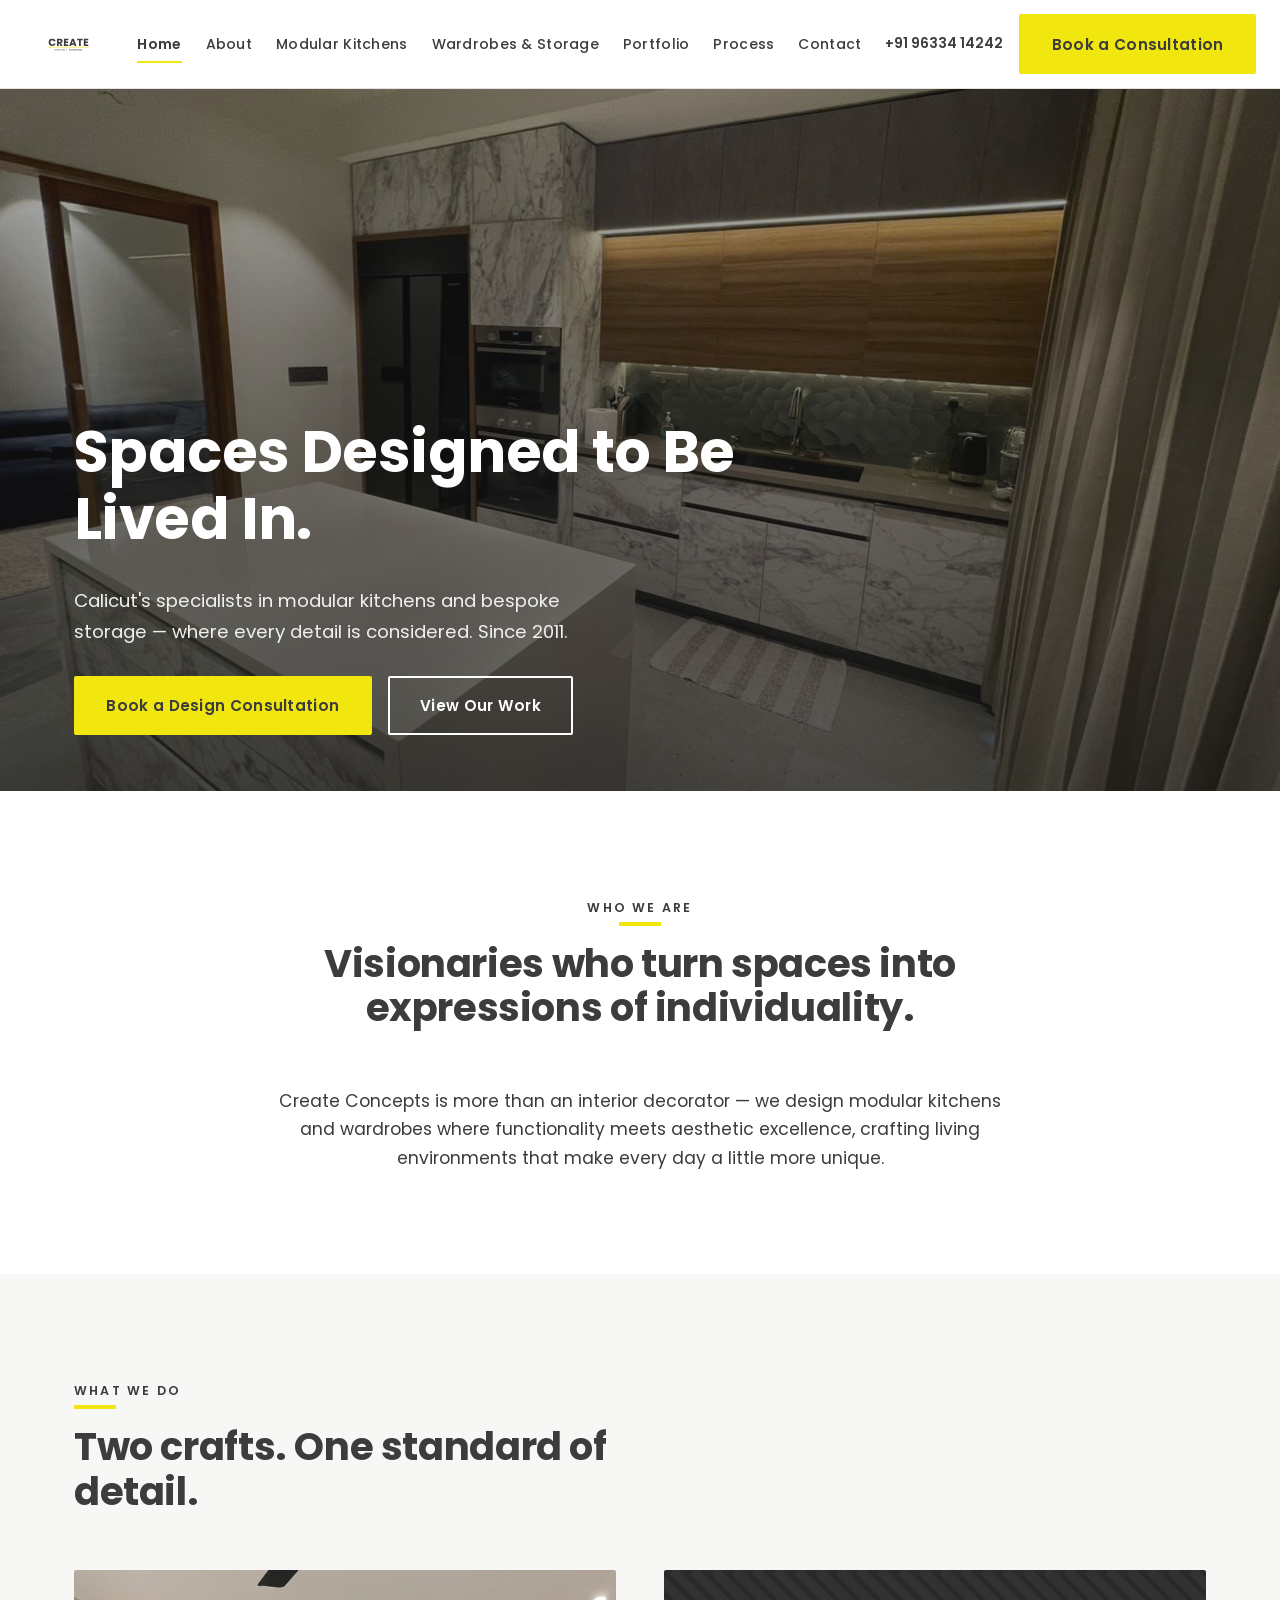
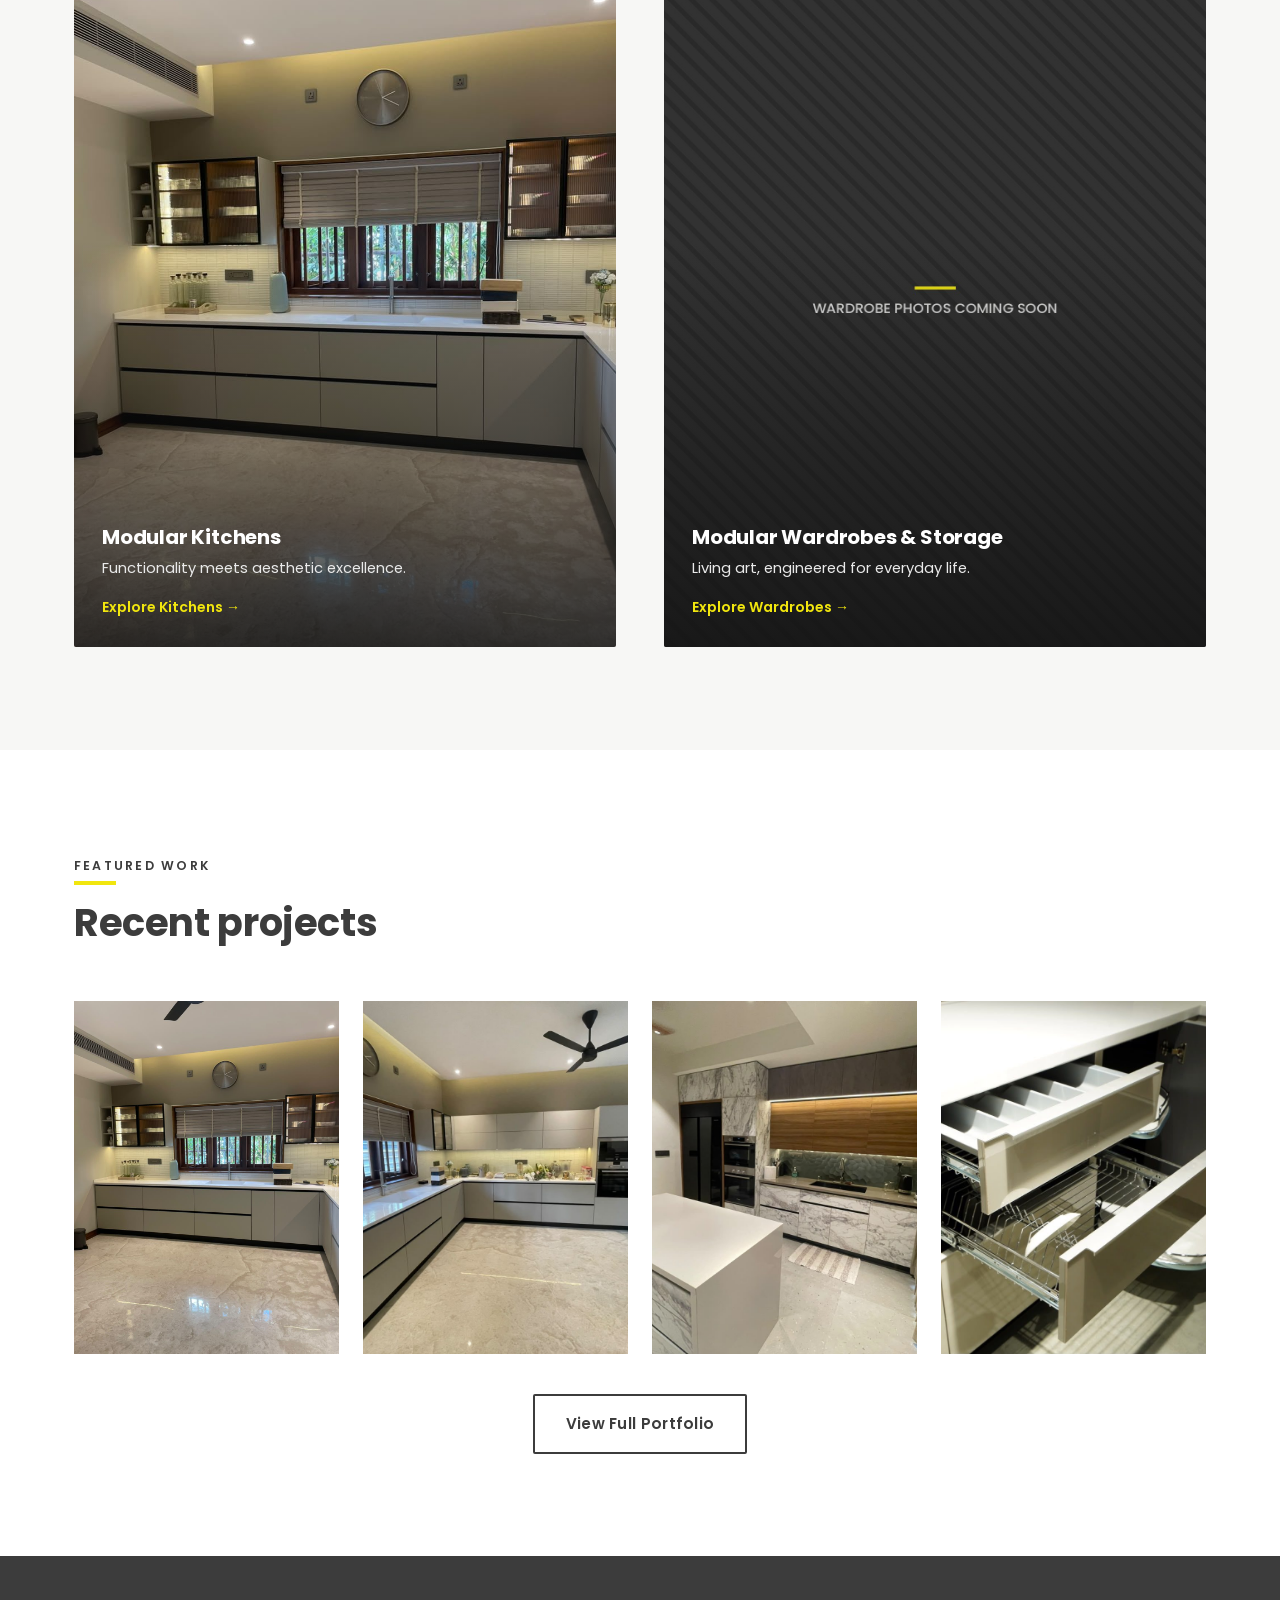
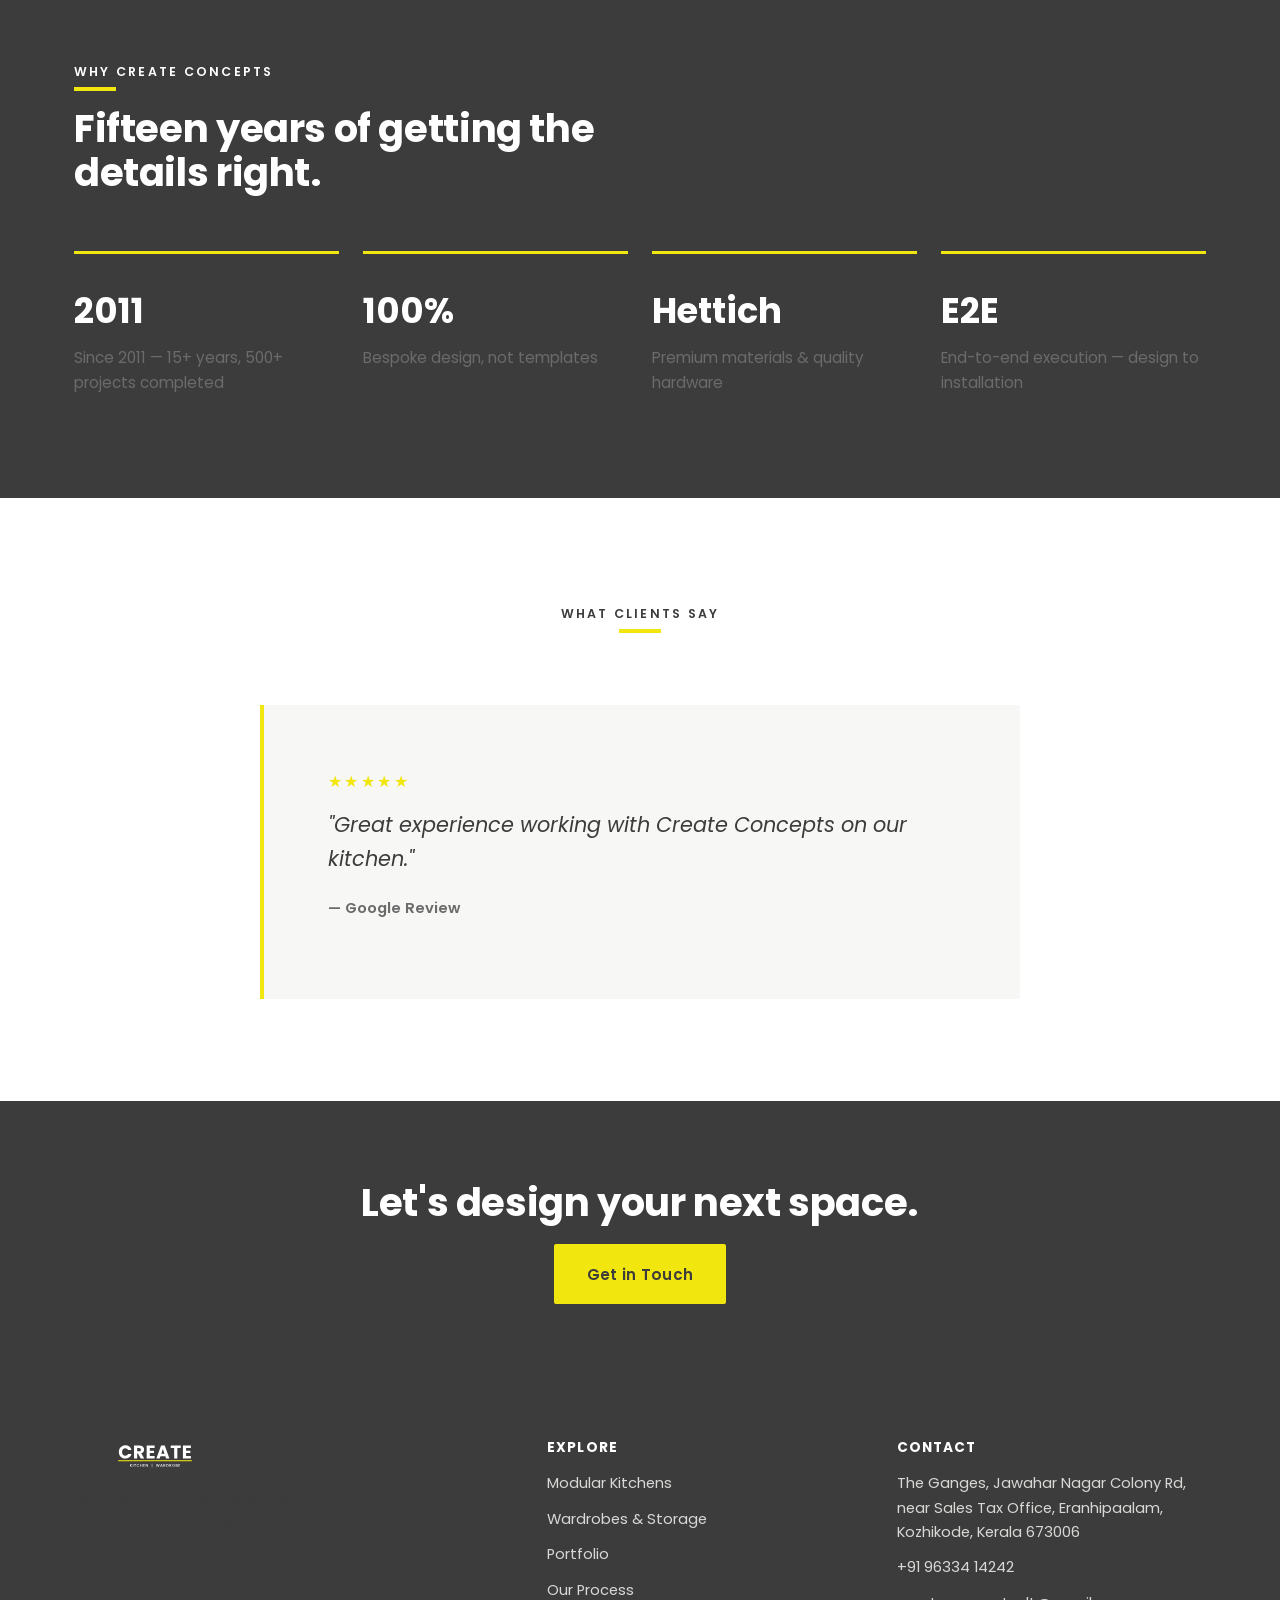
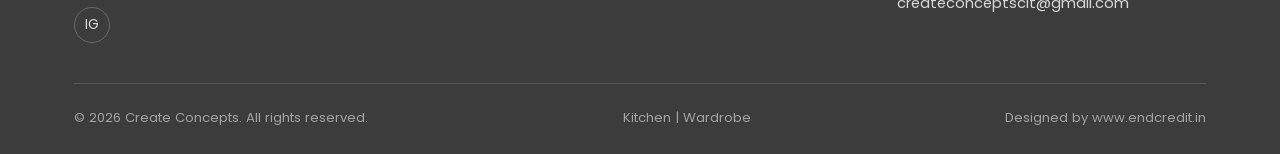
<file: index.html>
<!DOCTYPE html>
<html lang="en">
<head>
<meta charset="UTF-8">
<meta name="viewport" content="width=device-width, initial-scale=1.0">
<title>Create Concepts | Modular Kitchen & Wardrobe Designers in Calicut, Kozhikode</title>
<meta name="description" content="Create Concepts designs and installs modular kitchens and wardrobes in Calicut (Kozhikode). Since 2011, 500+ projects completed. Book a free design consultation.">
<link rel="canonical" href="https://createconcepts.in/">
<link rel="icon" type="image/x-icon" href="images/favicon.ico">
<link rel="preconnect" href="https://fonts.googleapis.com">
<link rel="preconnect" href="https://fonts.gstatic.com" crossorigin>
<link href="https://fonts.googleapis.com/css2?family=Poppins:wght@400;500;600;700&display=swap" rel="stylesheet">
<link rel="stylesheet" href="css/style.css">
<script type="application/ld+json">
{
  "@context": "https://schema.org",
  "@type": "HomeAndConstructionBusiness",
  "name": "Create Concepts",
  "image": "https://createconcepts.in/images/projects/project-c-1.jpg",
  "@id": "https://createconcepts.in/",
  "url": "https://createconcepts.in/",
  "telephone": "+919633414242",
  "address": {
    "@type": "PostalAddress",
    "streetAddress": "The Ganges, Jawahar Nagar Colony Rd, near Sales Tax Office, Eranhipaalam, Jawahar Nagar",
    "addressLocality": "Kozhikode",
    "addressRegion": "Kerala",
    "postalCode": "673006",
    "addressCountry": "IN"
  },
  "openingHoursSpecification": [{
    "@type": "OpeningHoursSpecification",
    "dayOfWeek": ["Monday","Tuesday","Wednesday","Thursday","Friday","Saturday"],
    "opens": "10:00",
    "closes": "19:00"
  }],
  "sameAs": ["https://www.instagram.com/create__concepts"],
  "founder": { "@type": "Organization", "name": "Create Concepts" },
  "foundingDate": "2011"
}
</script>
</head>
<body>

<header class="site-header">
  <div class="header-inner">
    <a href="index.html" class="logo-link"><img src="images/logo-charcoal.svg" alt="Create Concepts"></a>
    <nav class="main-nav">
      <a href="index.html" class="active">Home</a>
      <a href="about.html">About</a>
      <a href="kitchens.html">Modular Kitchens</a>
      <a href="wardrobes.html">Wardrobes &amp; Storage</a>
      <a href="portfolio.html">Portfolio</a>
      <a href="process.html">Process</a>
      <a href="contact.html">Contact</a>
    </nav>
    <div class="header-cta">
      <span class="header-phone">+91 96334 14242</span>
      <a href="contact.html" class="btn btn-primary">Book a Consultation</a>
      <button class="nav-toggle" aria-label="Menu"><span></span><span></span><span></span></button>
    </div>
  </div>
</header>

<section class="hero" style="background-image: url('images/projects/project-c-1.jpg');">
  <div class="hero-content">
    <h1>Spaces Designed to Be Lived In.</h1>
    <p class="hero-sub">Calicut's specialists in modular kitchens and bespoke storage — where every detail is considered. Since 2011.</p>
    <div class="hero-actions">
      <a href="contact.html" class="btn btn-primary">Book a Design Consultation</a>
      <a href="portfolio.html" class="btn btn-outline-light">View Our Work</a>
    </div>
  </div>
</section>

<section class="section">
  <div class="container">
    <div class="section-head center">
      <span class="eyebrow">Who We Are</span>
      <h2>Visionaries who turn spaces into expressions of individuality.</h2>
    </div>
    <p style="max-width:760px;margin:0 auto;text-align:center;font-size:1.08rem;">Create Concepts is more than an interior decorator — we design modular kitchens and wardrobes where functionality meets aesthetic excellence, crafting living environments that make every day a little more unique.</p>
  </div>
</section>

<section class="section section-off">
  <div class="container">
    <div class="section-head">
      <span class="eyebrow">What We Do</span>
      <h2>Two crafts. One standard of detail.</h2>
    </div>
    <div class="grid-2">
      <a href="kitchens.html" class="service-card">
        <img src="images/projects/project-a-1.jpg" alt="Modular kitchen designed by Create Concepts">
        <div class="service-card-overlay">
          <h3>Modular Kitchens</h3>
          <p>Functionality meets aesthetic excellence.</p>
          <span class="link-arrow">Explore Kitchens &rarr;</span>
        </div>
      </a>
      <a href="wardrobes.html" class="service-card">
        <img src="images/placeholder-wardrobe.jpg" alt="Modular wardrobe designed by Create Concepts">
        <div class="service-card-overlay">
          <h3>Modular Wardrobes &amp; Storage</h3>
          <p>Living art, engineered for everyday life.</p>
          <span class="link-arrow">Explore Wardrobes &rarr;</span>
        </div>
      </a>
    </div>
  </div>
</section>

<section class="section">
  <div class="container">
    <div class="section-head">
      <span class="eyebrow">Featured Work</span>
      <h2>Recent projects</h2>
    </div>
    <div class="grid-4">
      <div class="img-frame" style="aspect-ratio:3/4;"><img src="images/projects/project-a-1.jpg" alt="Create Concepts kitchen project"></div>
      <div class="img-frame" style="aspect-ratio:3/4;"><img src="images/projects/project-a-2.jpg" alt="Create Concepts kitchen project"></div>
      <div class="img-frame" style="aspect-ratio:3/4;"><img src="images/projects/project-c-1.jpg" alt="Create Concepts kitchen project"></div>
      <div class="img-frame" style="aspect-ratio:3/4;"><img src="images/showroom/showroom-detail-1.jpg" alt="Create Concepts hardware detail"></div>
    </div>
    <div style="text-align:center;margin-top:2.5rem;">
      <a href="portfolio.html" class="btn btn-outline">View Full Portfolio</a>
    </div>
  </div>
</section>

<section class="section section-dark">
  <div class="container">
    <div class="section-head">
      <span class="eyebrow on-dark">Why Create Concepts</span>
      <h2>Fifteen years of getting the details right.</h2>
    </div>
    <div class="grid-4">
      <div class="pillar">
        <span class="stat">2011</span>
        <p>Since 2011 — 15+ years, 500+ projects completed</p>
      </div>
      <div class="pillar">
        <span class="stat">100%</span>
        <p>Bespoke design, not templates</p>
      </div>
      <div class="pillar">
        <span class="stat">Hettich</span>
        <p>Premium materials &amp; quality hardware</p>
      </div>
      <div class="pillar">
        <span class="stat">E2E</span>
        <p>End-to-end execution — design to installation</p>
      </div>
    </div>
  </div>
</section>

<section class="section">
  <div class="container">
    <div class="section-head center">
      <span class="eyebrow">What Clients Say</span>
    </div>
    <div class="testimonial">
      <div class="stars">&#9733;&#9733;&#9733;&#9733;&#9733;</div>
      <p class="quote">"Great experience working with Create Concepts on our kitchen." </p>
      <p class="attribution">— Google Review</p>
    </div>
  </div>
</section>

<section class="cta-banner">
  <div class="container">
    <h2>Let's design your next space.</h2>
    <a href="contact.html" class="btn btn-primary">Get in Touch</a>
  </div>
</section>

<footer class="site-footer">
  <div class="container">
    <div class="footer-grid">
      <div>
        <div class="footer-logo"><img src="images/logo-white.svg" alt="Create Concepts"></div>
        <p style="max-width:280px;">Modular kitchens &amp; wardrobes, designed and installed across Calicut, Kozhikode and Kerala since 2011.</p>
        <div class="social-row">
          <a href="https://www.instagram.com/create__concepts" target="_blank" rel="noopener" aria-label="Instagram">IG</a>
        </div>
      </div>
      <div>
        <h4>Explore</h4>
        <ul class="footer-links">
          <li><a href="kitchens.html">Modular Kitchens</a></li>
          <li><a href="wardrobes.html">Wardrobes &amp; Storage</a></li>
          <li><a href="portfolio.html">Portfolio</a></li>
          <li><a href="process.html">Our Process</a></li>
        </ul>
      </div>
      <div>
        <h4>Contact</h4>
        <ul class="footer-links">
          <li>The Ganges, Jawahar Nagar Colony Rd,<br>near Sales Tax Office, Eranhipaalam,<br>Kozhikode, Kerala 673006</li>
          <li><a href="tel:+919633414242">+91 96334 14242</a></li>
          <li><a href="mailto:createconceptsclt@gmail.com">createconceptsclt@gmail.com</a></li>
        </ul>
      </div>
    </div>
    <div class="footer-bottom">
      <span>&copy; 2026 Create Concepts. All rights reserved.</span>
      <span>Kitchen | Wardrobe</span>
      <span>Designed by <a href="https://www.endcredit.in" target="_blank" rel="noopener">www.endcredit.in</a></span>
    </div>
  </div>
</footer>

<script src="js/main.js"></script>
</body>
</html>
</file>
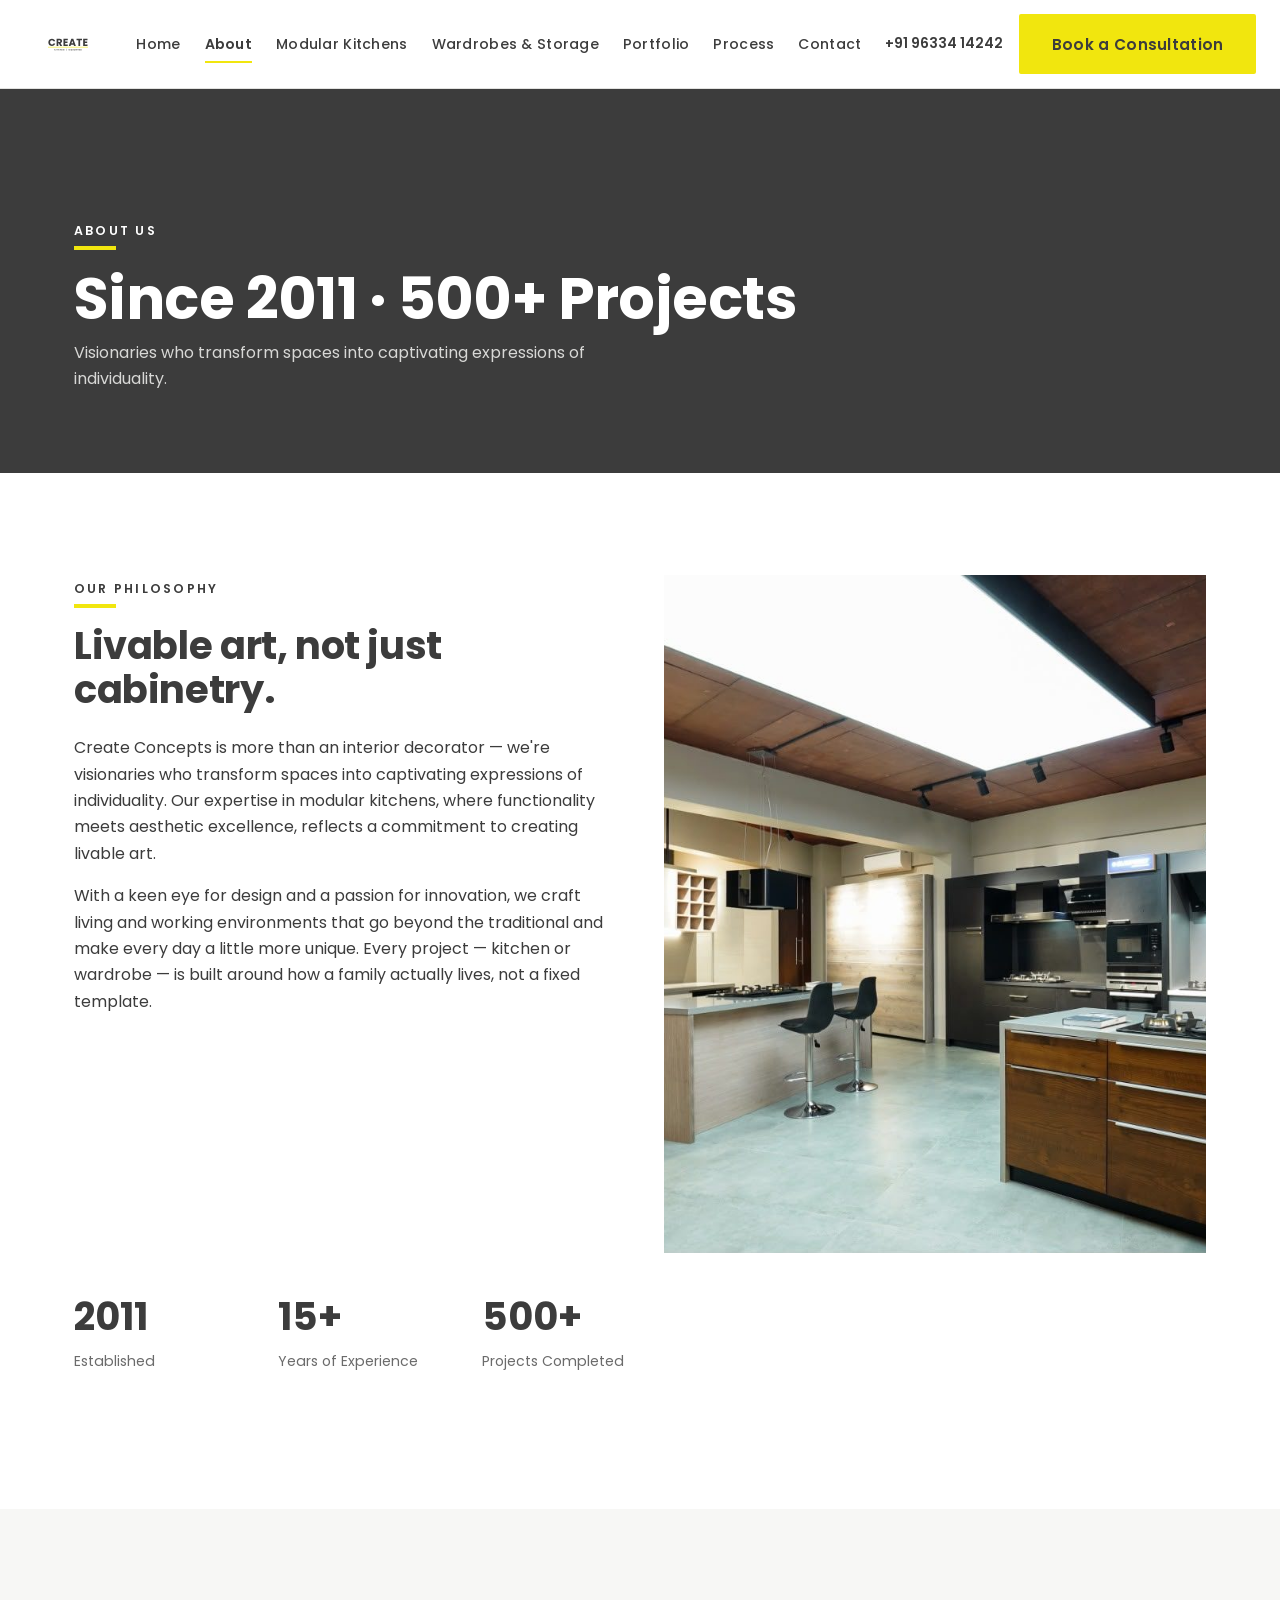
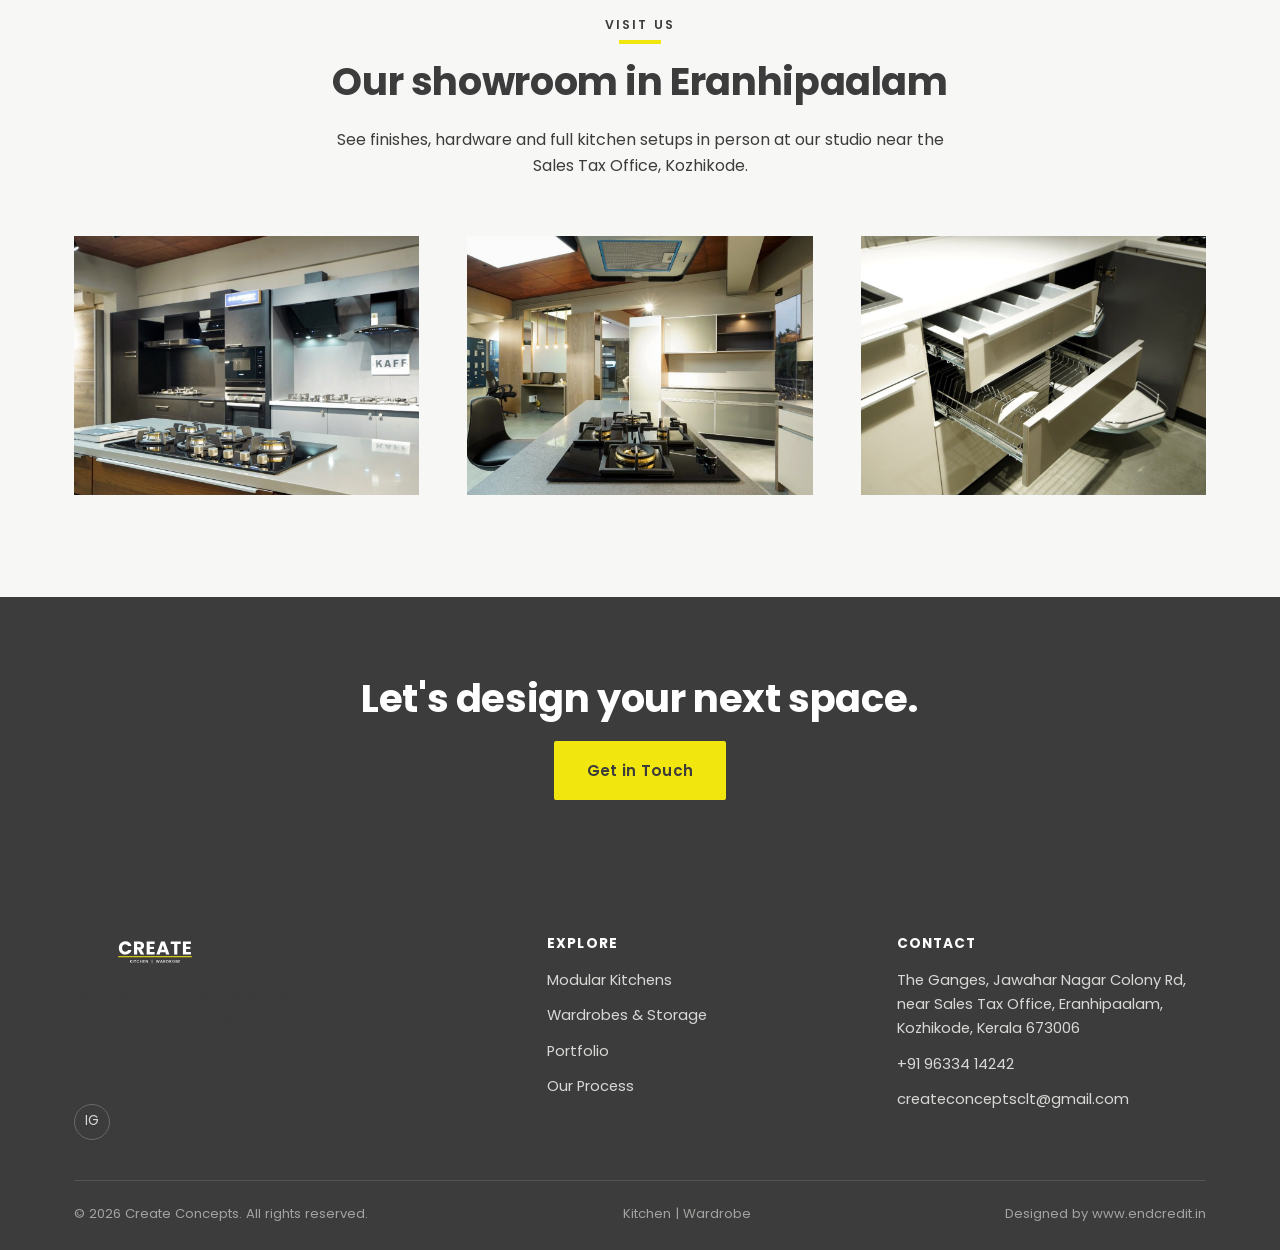
<file: about.html>
<!DOCTYPE html>
<html lang="en">
<head>
<meta charset="UTF-8">
<meta name="viewport" content="width=device-width, initial-scale=1.0">
<title>About Create Concepts | Interior Decorators in Calicut, Kozhikode</title>
<meta name="description" content="Since 2011, Create Concepts has designed and installed 500+ modular kitchens and wardrobes across Calicut, Kozhikode and Kerala. Visit our Eranhipaalam studio.">
<link rel="canonical" href="https://createconcepts.in/about.html">
<link rel="icon" type="image/x-icon" href="images/favicon.ico">
<link rel="preconnect" href="https://fonts.googleapis.com">
<link rel="preconnect" href="https://fonts.gstatic.com" crossorigin>
<link href="https://fonts.googleapis.com/css2?family=Poppins:wght@400;500;600;700&display=swap" rel="stylesheet">
<link rel="stylesheet" href="css/style.css">
</head>
<body>

<header class="site-header">
  <div class="header-inner">
    <a href="index.html" class="logo-link"><img src="images/logo-charcoal.svg" alt="Create Concepts"></a>
    <nav class="main-nav">
      <a href="index.html">Home</a>
      <a href="about.html" class="active">About</a>
      <a href="kitchens.html">Modular Kitchens</a>
      <a href="wardrobes.html">Wardrobes &amp; Storage</a>
      <a href="portfolio.html">Portfolio</a>
      <a href="process.html">Process</a>
      <a href="contact.html">Contact</a>
    </nav>
    <div class="header-cta">
      <span class="header-phone">+91 96334 14242</span>
      <a href="contact.html" class="btn btn-primary">Book a Consultation</a>
      <button class="nav-toggle" aria-label="Menu"><span></span><span></span><span></span></button>
    </div>
  </div>
</header>

<section class="page-hero">
  <div class="container">
    <span class="eyebrow on-dark">About Us</span>
    <h1>Since 2011 &middot; 500+ Projects</h1>
    <p>Visionaries who transform spaces into captivating expressions of individuality.</p>
  </div>
</section>

<section class="section">
  <div class="container">
    <div class="two-col-text">
      <div>
        <span class="eyebrow">Our Philosophy</span>
        <h2>Livable art, not just cabinetry.</h2>
        <p>Create Concepts is more than an interior decorator — we're visionaries who transform spaces into captivating expressions of individuality. Our expertise in modular kitchens, where functionality meets aesthetic excellence, reflects a commitment to creating livable art.</p>
        <p>With a keen eye for design and a passion for innovation, we craft living and working environments that go beyond the traditional and make every day a little more unique. Every project — kitchen or wardrobe — is built around how a family actually lives, not a fixed template.</p>
      </div>
      <div class="img-frame" style="aspect-ratio:4/5;">
        <img src="images/showroom/showroom-1.jpg" alt="Create Concepts showroom, Eranhipaalam, Kozhikode">
      </div>
    </div>

    <div class="stat-row">
      <div class="stat-item"><span class="stat-num">2011</span><span class="stat-label">Established</span></div>
      <div class="stat-item"><span class="stat-num">15+</span><span class="stat-label">Years of Experience</span></div>
      <div class="stat-item"><span class="stat-num">500+</span><span class="stat-label">Projects Completed</span></div>
    </div>
  </div>
</section>

<section class="section section-off">
  <div class="container">
    <div class="section-head center">
      <span class="eyebrow">Visit Us</span>
      <h2>Our showroom in Eranhipaalam</h2>
      <p style="margin:0 auto;">See finishes, hardware and full kitchen setups in person at our studio near the Sales Tax Office, Kozhikode.</p>
    </div>
    <div class="grid-3">
      <div class="img-frame" style="aspect-ratio:4/3;"><img src="images/showroom/showroom-2.jpg" alt="Create Concepts showroom display"></div>
      <div class="img-frame" style="aspect-ratio:4/3;"><img src="images/showroom/showroom-6.jpg" alt="Create Concepts showroom display"></div>
      <div class="img-frame" style="aspect-ratio:4/3;"><img src="images/showroom/showroom-detail-1.jpg" alt="Hettich hardware detail at Create Concepts showroom"></div>
    </div>
  </div>
</section>

<section class="cta-banner">
  <div class="container">
    <h2>Let's design your next space.</h2>
    <a href="contact.html" class="btn btn-primary">Get in Touch</a>
  </div>
</section>

<footer class="site-footer">
  <div class="container">
    <div class="footer-grid">
      <div>
        <div class="footer-logo"><img src="images/logo-white.svg" alt="Create Concepts"></div>
        <p style="max-width:280px;">Modular kitchens &amp; wardrobes, designed and installed across Calicut, Kozhikode and Kerala since 2011.</p>
        <div class="social-row">
          <a href="https://www.instagram.com/create__concepts" target="_blank" rel="noopener" aria-label="Instagram">IG</a>
        </div>
      </div>
      <div>
        <h4>Explore</h4>
        <ul class="footer-links">
          <li><a href="kitchens.html">Modular Kitchens</a></li>
          <li><a href="wardrobes.html">Wardrobes &amp; Storage</a></li>
          <li><a href="portfolio.html">Portfolio</a></li>
          <li><a href="process.html">Our Process</a></li>
        </ul>
      </div>
      <div>
        <h4>Contact</h4>
        <ul class="footer-links">
          <li>The Ganges, Jawahar Nagar Colony Rd,<br>near Sales Tax Office, Eranhipaalam,<br>Kozhikode, Kerala 673006</li>
          <li><a href="tel:+919633414242">+91 96334 14242</a></li>
          <li><a href="mailto:createconceptsclt@gmail.com">createconceptsclt@gmail.com</a></li>
        </ul>
      </div>
    </div>
    <div class="footer-bottom">
      <span>&copy; 2026 Create Concepts. All rights reserved.</span>
      <span>Kitchen | Wardrobe</span>
      <span>Designed by <a href="https://www.endcredit.in" target="_blank" rel="noopener">www.endcredit.in</a></span>
    </div>  </div>
</footer>

<script src="js/main.js"></script>
</body>
</html>
</file>
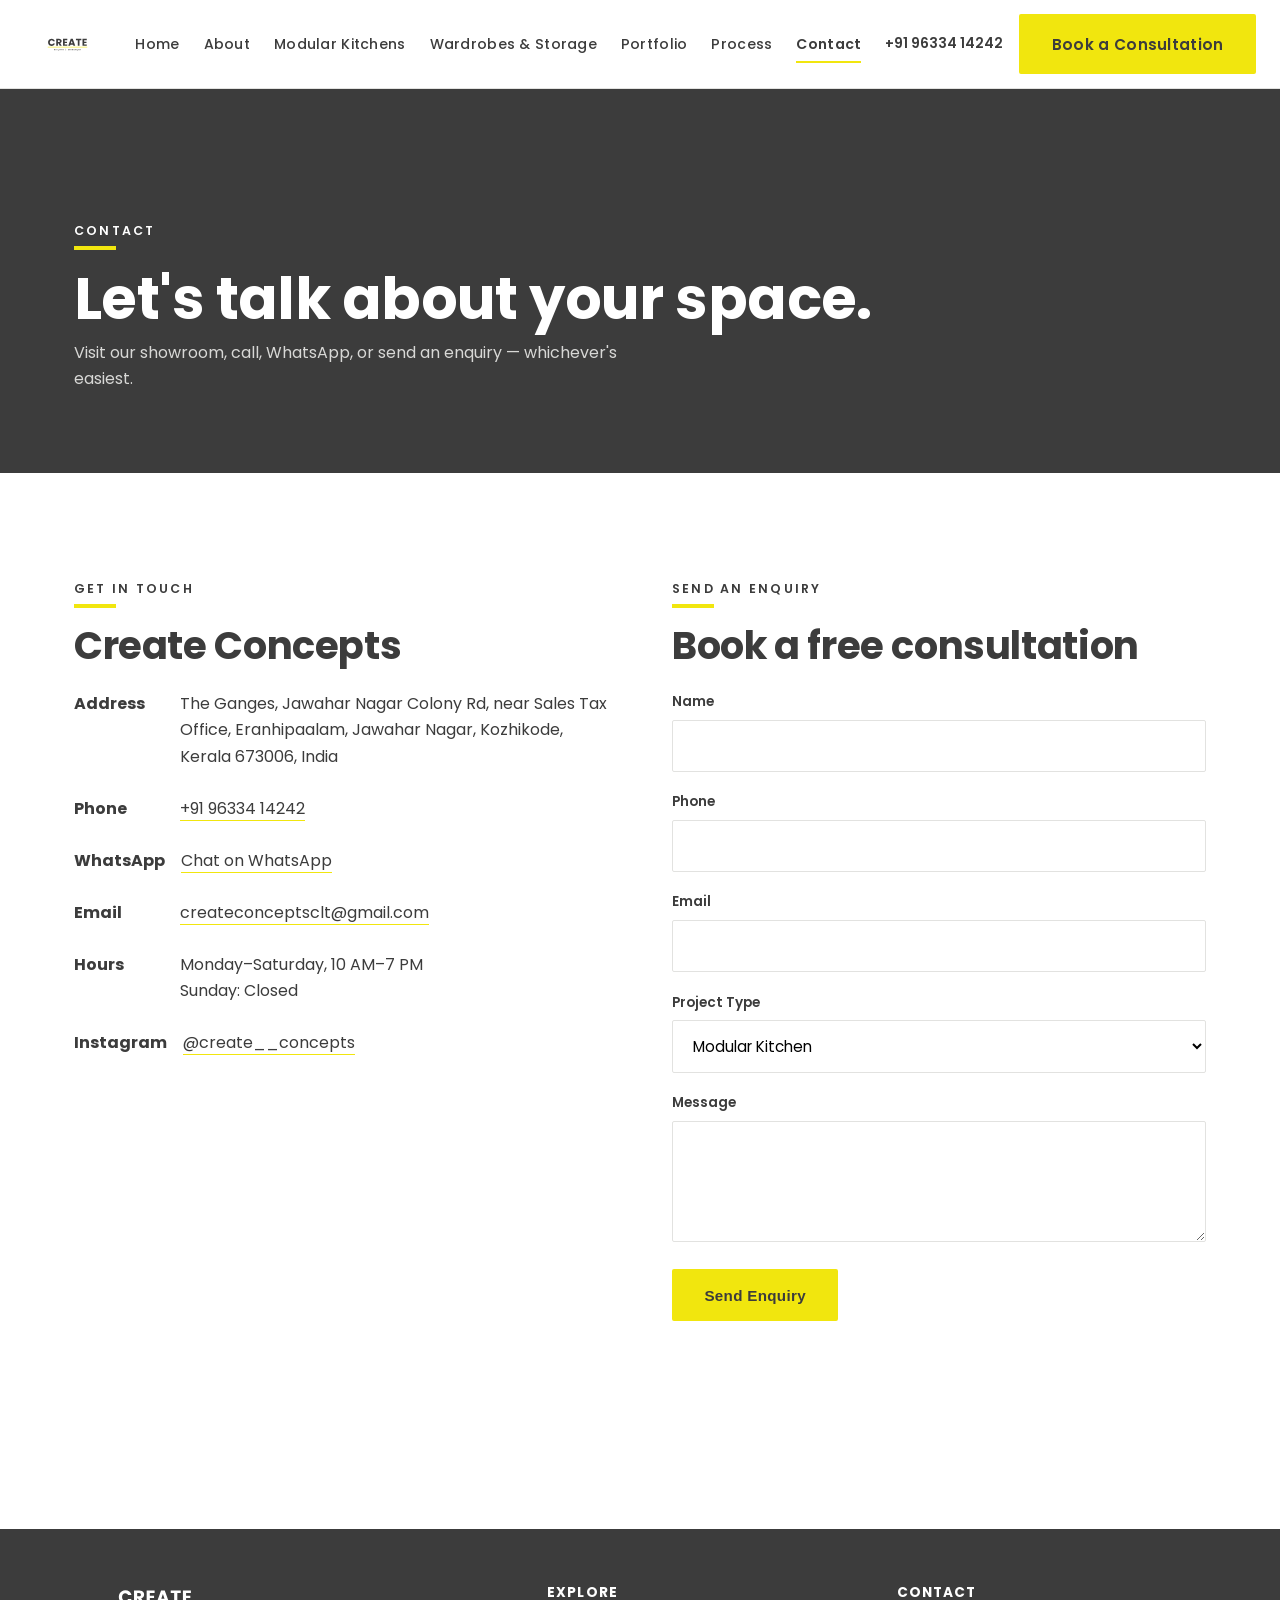
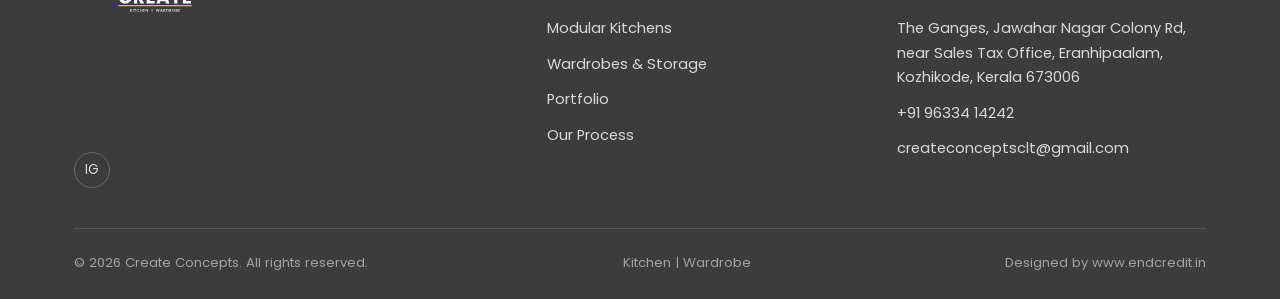
<file: contact.html>
<!DOCTYPE html>
<html lang="en">
<head>
<meta charset="UTF-8">
<meta name="viewport" content="width=device-width, initial-scale=1.0">
<title>Contact Create Concepts | Kozhikode, Calicut</title>
<meta name="description" content="Contact Create Concepts near the Sales Tax Office, Eranhipaalam, Kozhikode. Call +91 96334 14242 or book a free design consultation.">
<link rel="canonical" href="https://createconcepts.in/contact.html">
<link rel="icon" type="image/x-icon" href="images/favicon.ico">
<link rel="preconnect" href="https://fonts.googleapis.com">
<link rel="preconnect" href="https://fonts.gstatic.com" crossorigin>
<link href="https://fonts.googleapis.com/css2?family=Poppins:wght@400;500;600;700&display=swap" rel="stylesheet">
<link rel="stylesheet" href="css/style.css">
</head>
<body>

<header class="site-header">
  <div class="header-inner">
    <a href="index.html" class="logo-link"><img src="images/logo-charcoal.svg" alt="Create Concepts"></a>
    <nav class="main-nav">
      <a href="index.html">Home</a>
      <a href="about.html">About</a>
      <a href="kitchens.html">Modular Kitchens</a>
      <a href="wardrobes.html">Wardrobes &amp; Storage</a>
      <a href="portfolio.html">Portfolio</a>
      <a href="process.html">Process</a>
      <a href="contact.html" class="active">Contact</a>
    </nav>
    <div class="header-cta">
      <span class="header-phone">+91 96334 14242</span>
      <a href="contact.html" class="btn btn-primary">Book a Consultation</a>
      <button class="nav-toggle" aria-label="Menu"><span></span><span></span><span></span></button>
    </div>
  </div>
</header>

<section class="page-hero">
  <div class="container">
    <span class="eyebrow on-dark">Contact</span>
    <h1>Let's talk about your space.</h1>
    <p>Visit our showroom, call, WhatsApp, or send an enquiry — whichever's easiest.</p>
  </div>
</section>

<section class="section">
  <div class="container">
    <div class="contact-grid">
      <div>
        <span class="eyebrow">Get in Touch</span>
        <h2>Create Concepts</h2>

        <div class="contact-detail">
          <span class="k">Address</span>
          <span class="v">The Ganges, Jawahar Nagar Colony Rd, near Sales Tax Office, Eranhipaalam, Jawahar Nagar, Kozhikode, Kerala 673006, India</span>
        </div>
        <div class="contact-detail">
          <span class="k">Phone</span>
          <span class="v"><a href="tel:+919633414242">+91 96334 14242</a></span>
        </div>
        <div class="contact-detail">
          <span class="k">WhatsApp</span>
          <span class="v"><a href="https://wa.me/919633414242" target="_blank" rel="noopener">Chat on WhatsApp</a></span>
        </div>
        <div class="contact-detail">
          <span class="k">Email</span>
          <span class="v"><a href="mailto:createconceptsclt@gmail.com">createconceptsclt@gmail.com</a></span>
        </div>
        <div class="contact-detail">
          <span class="k">Hours</span>
          <span class="v">Monday&ndash;Saturday, 10 AM&ndash;7 PM<br>Sunday: Closed</span>
        </div>
        <div class="contact-detail">
          <span class="k">Instagram</span>
          <span class="v"><a href="https://www.instagram.com/create__concepts" target="_blank" rel="noopener">@create__concepts</a></span>
        </div>

        <iframe class="map-embed" loading="lazy" referrerpolicy="no-referrer-when-downgrade"
          src="https://www.google.com/maps?q=The+Ganges,+Jawahar+Nagar+Colony+Rd,+near+Sales+Tax+Office,+Eranhipaalam,+Kozhikode,+Kerala+673006&output=embed">
        </iframe>
      </div>

      <div>
        <span class="eyebrow">Send an Enquiry</span>
        <h2>Book a free consultation</h2>
        <form class="enquiry-form">
          <div class="form-field">
            <label for="name">Name</label>
            <input type="text" id="name" name="name" required>
          </div>
          <div class="form-field">
            <label for="phone">Phone</label>
            <input type="tel" id="phone" name="phone" required>
          </div>
          <div class="form-field">
            <label for="email">Email</label>
            <input type="email" id="email" name="email">
          </div>
          <div class="form-field">
            <label for="project_type">Project Type</label>
            <select id="project_type" name="project_type">
              <option value="Modular Kitchen">Modular Kitchen</option>
              <option value="Wardrobe / Storage">Wardrobe / Storage</option>
              <option value="Both">Both</option>
              <option value="Not Sure Yet">Not Sure Yet</option>
            </select>
          </div>
          <div class="form-field">
            <label for="message">Message</label>
            <textarea id="message" name="message" rows="4"></textarea>
          </div>
          <button type="submit" class="btn btn-primary">Send Enquiry</button>
        </form>
      </div>
    </div>
  </div>
</section>

<footer class="site-footer">
  <div class="container">
    <div class="footer-grid">
      <div>
        <div class="footer-logo"><img src="images/logo-white.svg" alt="Create Concepts"></div>
        <p style="max-width:280px;">Modular kitchens &amp; wardrobes, designed and installed across Calicut, Kozhikode and Kerala since 2011.</p>
        <div class="social-row">
          <a href="https://www.instagram.com/create__concepts" target="_blank" rel="noopener" aria-label="Instagram">IG</a>
        </div>
      </div>
      <div>
        <h4>Explore</h4>
        <ul class="footer-links">
          <li><a href="kitchens.html">Modular Kitchens</a></li>
          <li><a href="wardrobes.html">Wardrobes &amp; Storage</a></li>
          <li><a href="portfolio.html">Portfolio</a></li>
          <li><a href="process.html">Our Process</a></li>
        </ul>
      </div>
      <div>
        <h4>Contact</h4>
        <ul class="footer-links">
          <li>The Ganges, Jawahar Nagar Colony Rd,<br>near Sales Tax Office, Eranhipaalam,<br>Kozhikode, Kerala 673006</li>
          <li><a href="tel:+919633414242">+91 96334 14242</a></li>
          <li><a href="mailto:createconceptsclt@gmail.com">createconceptsclt@gmail.com</a></li>
        </ul>
      </div>
    </div>
    <div class="footer-bottom">
      <span>&copy; 2026 Create Concepts. All rights reserved.</span>
      <span>Kitchen | Wardrobe</span>
      <span>Designed by <a href="https://www.endcredit.in" target="_blank" rel="noopener">www.endcredit.in</a></span>
    </div>
  </div>
</footer>

<script src="js/main.js"></script>
</body>
</html>
</file>
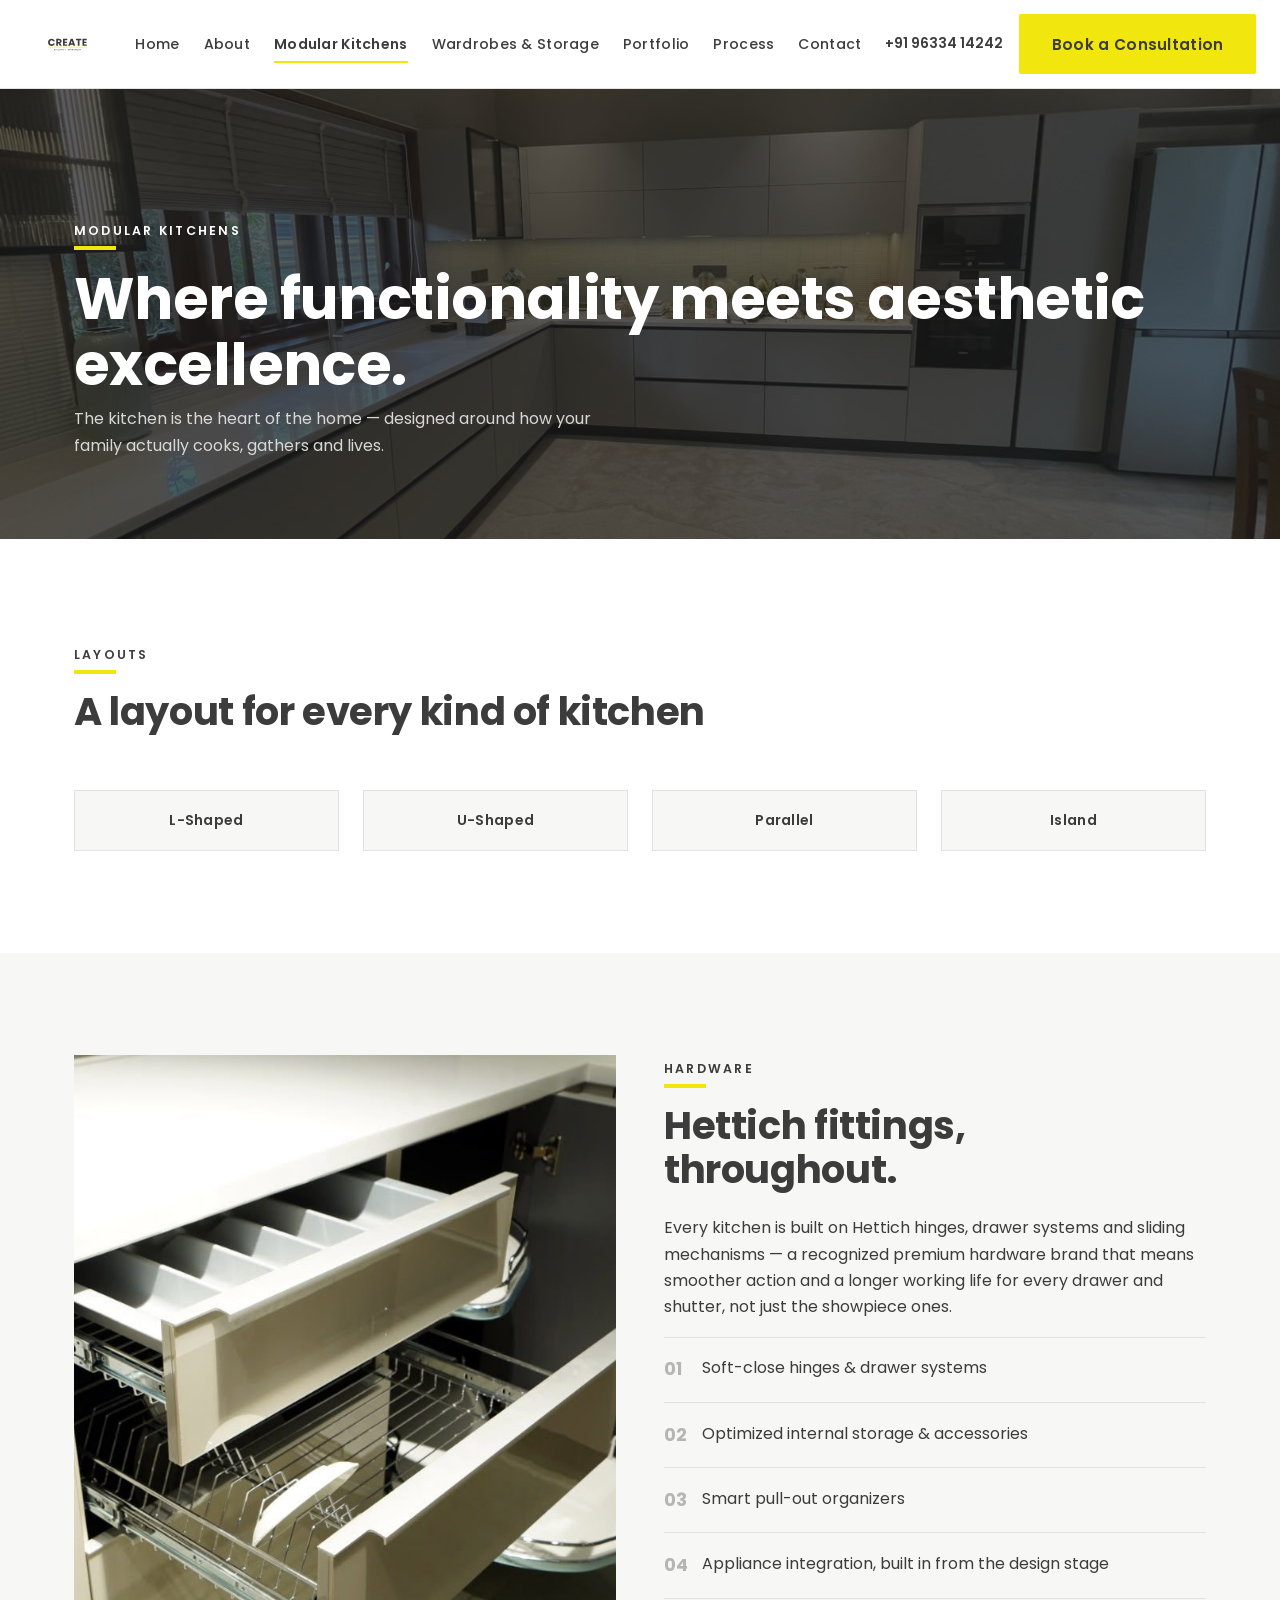
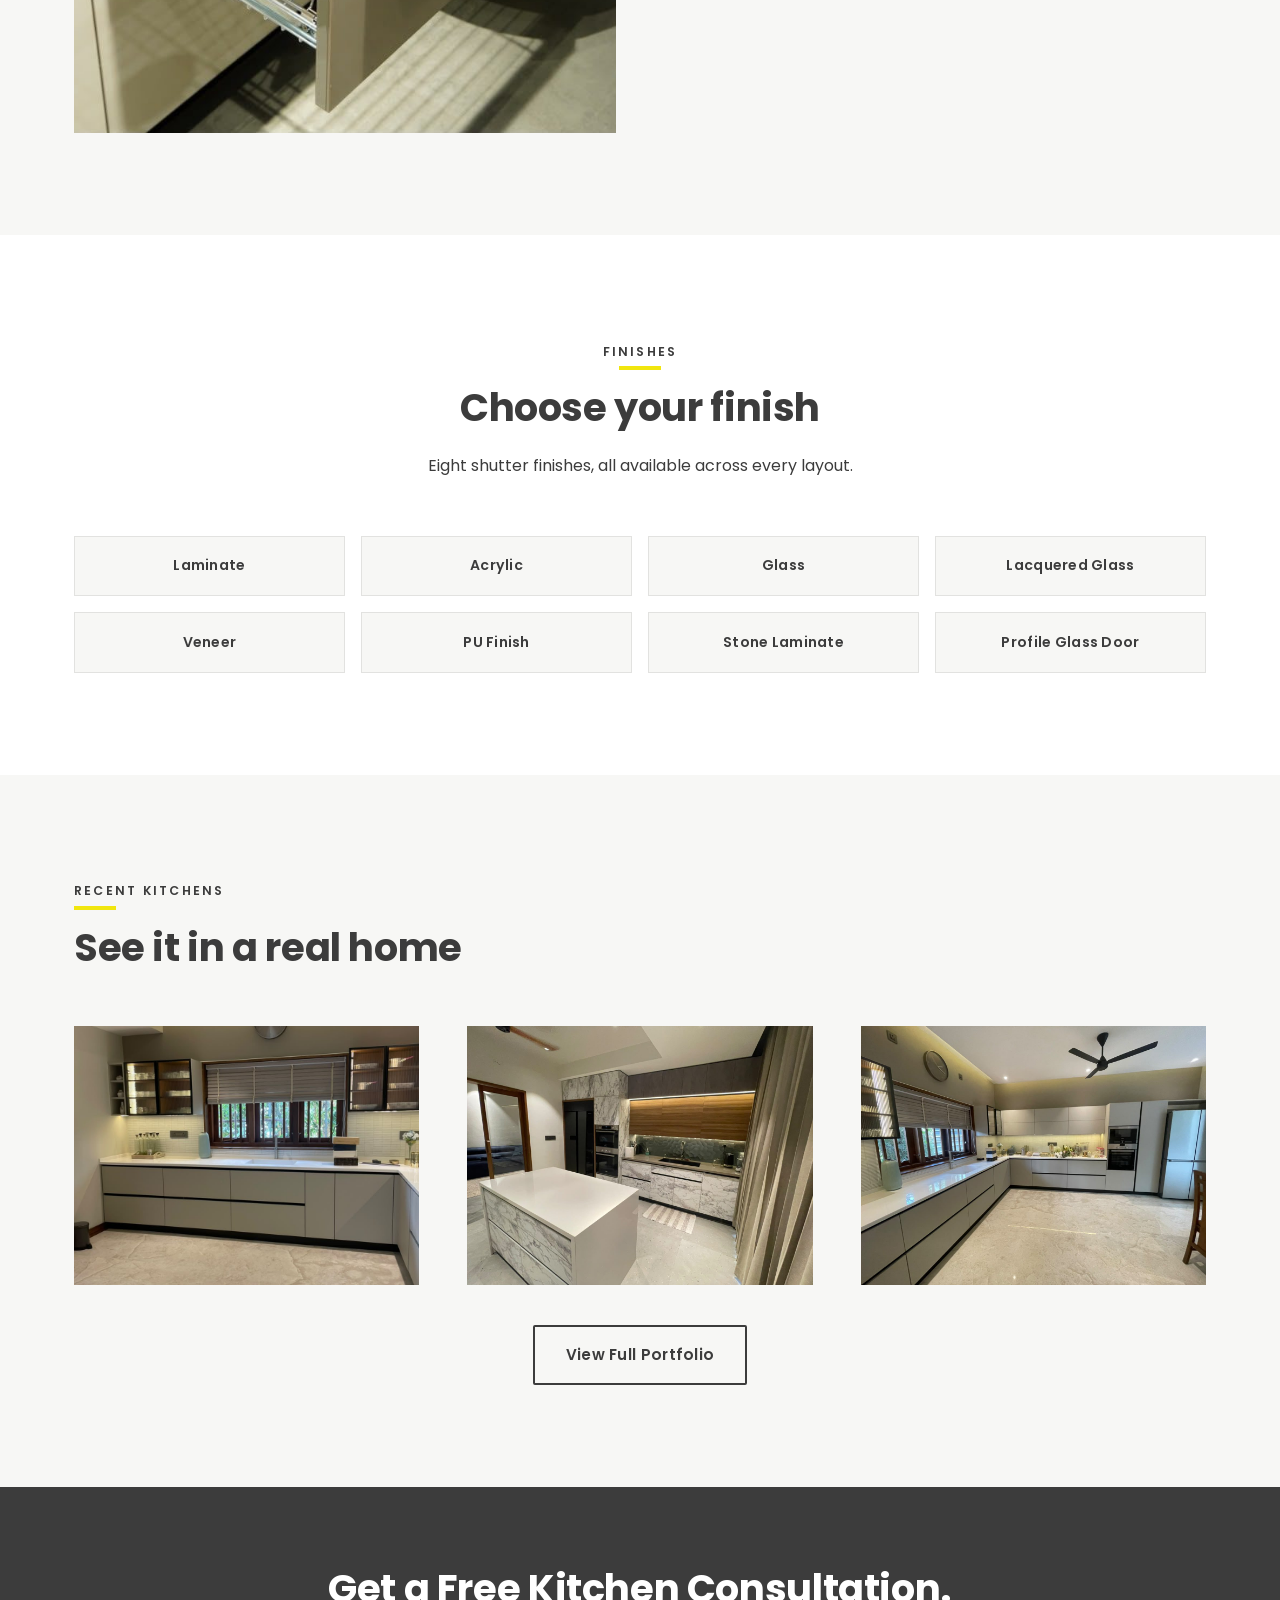
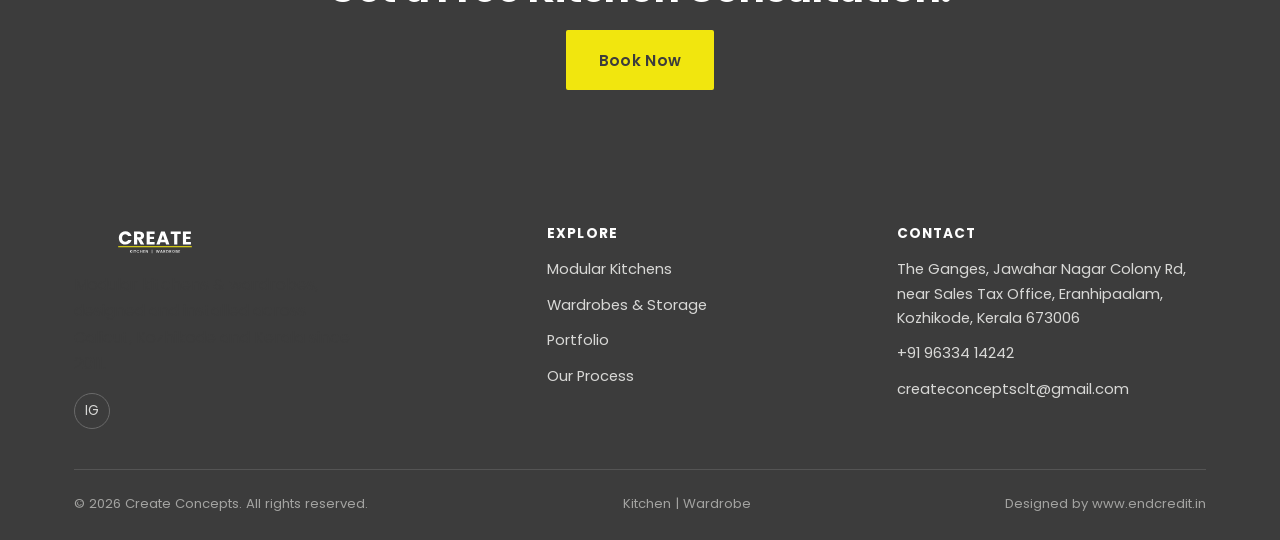
<file: kitchens.html>
<!DOCTYPE html>
<html lang="en">
<head>
<meta charset="UTF-8">
<meta name="viewport" content="width=device-width, initial-scale=1.0">
<title>Modular Kitchen Designs &amp; Kitchen Cabinets in Calicut | Create Concepts</title>
<meta name="description" content="Modular kitchens in Calicut, Kozhikode by Create Concepts. Hettich hardware, Laminate/Acrylic/Glass/PU/Stone finishes. L-shaped, U-shaped, parallel &amp; island layouts.">
<link rel="canonical" href="https://createconcepts.in/kitchens.html">
<link rel="icon" type="image/x-icon" href="images/favicon.ico">
<link rel="preconnect" href="https://fonts.googleapis.com">
<link rel="preconnect" href="https://fonts.gstatic.com" crossorigin>
<link href="https://fonts.googleapis.com/css2?family=Poppins:wght@400;500;600;700&display=swap" rel="stylesheet">
<link rel="stylesheet" href="css/style.css">
</head>
<body>

<header class="site-header">
  <div class="header-inner">
    <a href="index.html" class="logo-link"><img src="images/logo-charcoal.svg" alt="Create Concepts"></a>
    <nav class="main-nav">
      <a href="index.html">Home</a>
      <a href="about.html">About</a>
      <a href="kitchens.html" class="active">Modular Kitchens</a>
      <a href="wardrobes.html">Wardrobes &amp; Storage</a>
      <a href="portfolio.html">Portfolio</a>
      <a href="process.html">Process</a>
      <a href="contact.html">Contact</a>
    </nav>
    <div class="header-cta">
      <span class="header-phone">+91 96334 14242</span>
      <a href="contact.html" class="btn btn-primary">Book a Consultation</a>
      <button class="nav-toggle" aria-label="Menu"><span></span><span></span><span></span></button>
    </div>
  </div>
</header>

<section class="page-hero has-image" style="background-image:url('images/projects/project-a-2.jpg');">
  <div class="container">
    <span class="eyebrow on-dark">Modular Kitchens</span>
    <h1>Where functionality meets aesthetic excellence.</h1>
    <p>The kitchen is the heart of the home — designed around how your family actually cooks, gathers and lives.</p>
  </div>
</section>

<section class="section">
  <div class="container">
    <div class="section-head">
      <span class="eyebrow">Layouts</span>
      <h2>A layout for every kind of kitchen</h2>
    </div>
    <div class="grid-4">
      <div class="finish-chip">L-Shaped</div>
      <div class="finish-chip">U-Shaped</div>
      <div class="finish-chip">Parallel</div>
      <div class="finish-chip">Island</div>
    </div>
  </div>
</section>

<section class="section section-off">
  <div class="container">
    <div class="two-col-text">
      <div class="img-frame" style="aspect-ratio:4/5;">
        <img src="images/showroom/showroom-detail-1.jpg" alt="Hettich hardware and drawer systems used by Create Concepts">
      </div>
      <div>
        <span class="eyebrow">Hardware</span>
        <h2>Hettich fittings, throughout.</h2>
        <p>Every kitchen is built on Hettich hinges, drawer systems and sliding mechanisms — a recognized premium hardware brand that means smoother action and a longer working life for every drawer and shutter, not just the showpiece ones.</p>
        <ul class="feature-list">
          <li><span class="num">01</span><span>Soft-close hinges &amp; drawer systems</span></li>
          <li><span class="num">02</span><span>Optimized internal storage &amp; accessories</span></li>
          <li><span class="num">03</span><span>Smart pull-out organizers</span></li>
          <li><span class="num">04</span><span>Appliance integration, built in from the design stage</span></li>
        </ul>
      </div>
    </div>
  </div>
</section>

<section class="section">
  <div class="container">
    <div class="section-head center">
      <span class="eyebrow">Finishes</span>
      <h2>Choose your finish</h2>
      <p style="margin:0 auto;">Eight shutter finishes, all available across every layout.</p>
    </div>
    <div class="finish-grid">
      <div class="finish-chip">Laminate</div>
      <div class="finish-chip">Acrylic</div>
      <div class="finish-chip">Glass</div>
      <div class="finish-chip">Lacquered Glass</div>
      <div class="finish-chip">Veneer</div>
      <div class="finish-chip">PU Finish</div>
      <div class="finish-chip">Stone Laminate</div>
      <div class="finish-chip">Profile Glass Door</div>
    </div>
  </div>
</section>

<section class="section section-off">
  <div class="container">
    <div class="section-head">
      <span class="eyebrow">Recent Kitchens</span>
      <h2>See it in a real home</h2>
    </div>
    <div class="grid-3">
      <div class="img-frame" style="aspect-ratio:4/3;"><img src="images/projects/project-a-1.jpg" alt="Modular kitchen project by Create Concepts"></div>
      <div class="img-frame" style="aspect-ratio:4/3;"><img src="images/projects/project-c-1.jpg" alt="Modular kitchen project by Create Concepts"></div>
      <div class="img-frame" style="aspect-ratio:4/3;"><img src="images/projects/project-a-2.jpg" alt="Modular kitchen project by Create Concepts"></div>
    </div>
    <div style="text-align:center;margin-top:2.5rem;">
      <a href="portfolio.html" class="btn btn-outline">View Full Portfolio</a>
    </div>
  </div>
</section>

<section class="cta-banner">
  <div class="container">
    <h2>Get a Free Kitchen Consultation.</h2>
    <a href="contact.html" class="btn btn-primary">Book Now</a>
  </div>
</section>

<footer class="site-footer">
  <div class="container">
    <div class="footer-grid">
      <div>
        <div class="footer-logo"><img src="images/logo-white.svg" alt="Create Concepts"></div>
        <p style="max-width:280px;">Modular kitchens &amp; wardrobes, designed and installed across Calicut, Kozhikode and Kerala since 2011.</p>
        <div class="social-row">
          <a href="https://www.instagram.com/create__concepts" target="_blank" rel="noopener" aria-label="Instagram">IG</a>
        </div>
      </div>
      <div>
        <h4>Explore</h4>
        <ul class="footer-links">
          <li><a href="kitchens.html">Modular Kitchens</a></li>
          <li><a href="wardrobes.html">Wardrobes &amp; Storage</a></li>
          <li><a href="portfolio.html">Portfolio</a></li>
          <li><a href="process.html">Our Process</a></li>
        </ul>
      </div>
      <div>
        <h4>Contact</h4>
        <ul class="footer-links">
          <li>The Ganges, Jawahar Nagar Colony Rd,<br>near Sales Tax Office, Eranhipaalam,<br>Kozhikode, Kerala 673006</li>
          <li><a href="tel:+919633414242">+91 96334 14242</a></li>
          <li><a href="mailto:createconceptsclt@gmail.com">createconceptsclt@gmail.com</a></li>
        </ul>
      </div>
    </div>
    <div class="footer-bottom">
      <span>&copy; 2026 Create Concepts. All rights reserved.</span>
      <span>Kitchen | Wardrobe</span>
      <span>Designed by <a href="https://www.endcredit.in" target="_blank" rel="noopener">www.endcredit.in</a></span>
    </div>
  </div>
</footer>

<script src="js/main.js"></script>
</body>
</html>
</file>
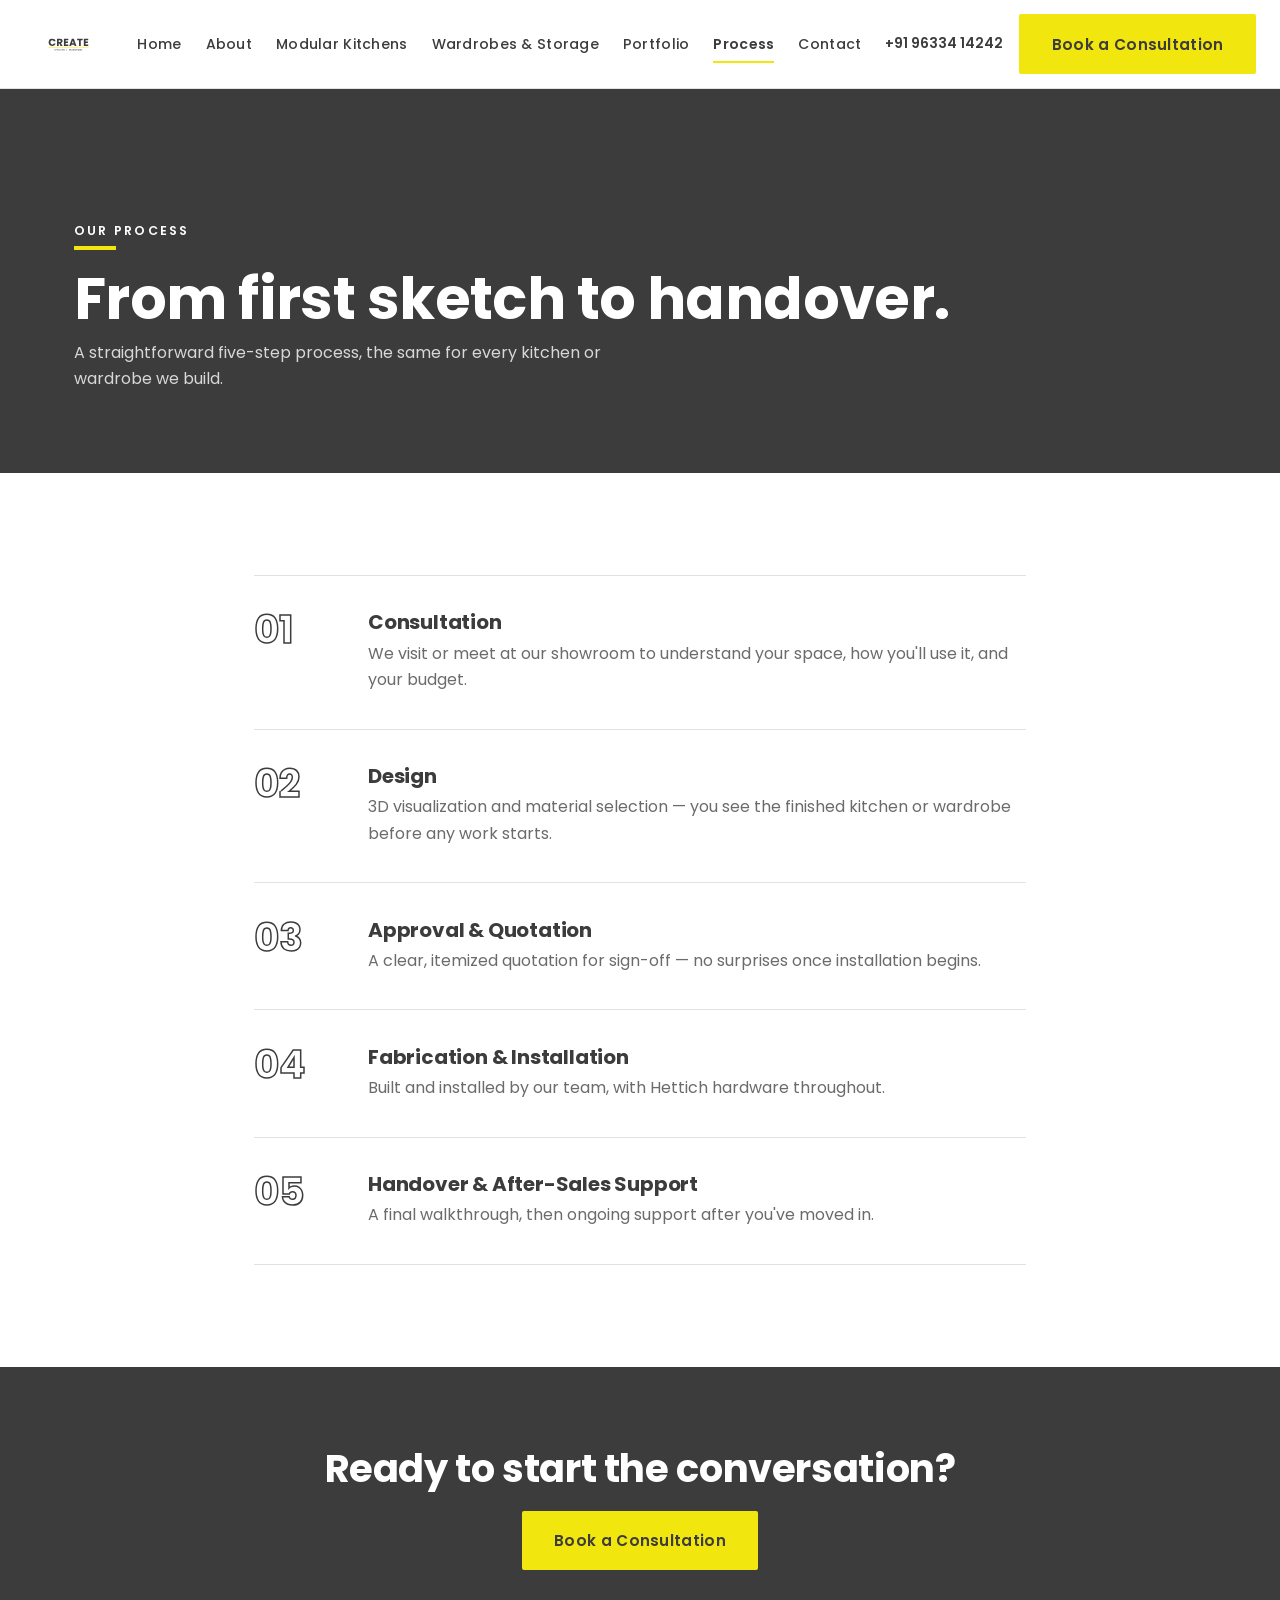
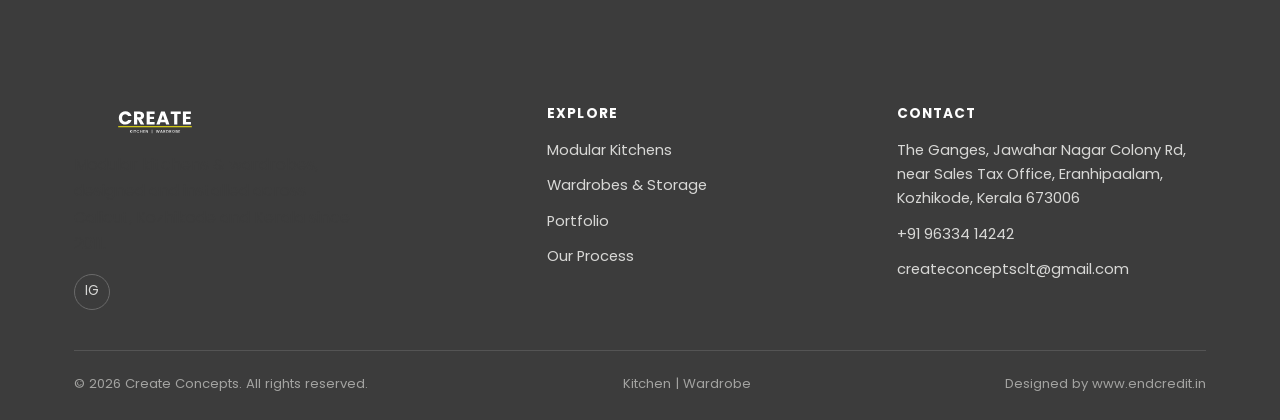
<file: process.html>
<!DOCTYPE html>
<html lang="en">
<head>
<meta charset="UTF-8">
<meta name="viewport" content="width=device-width, initial-scale=1.0">
<title>Our Process | Create Concepts, Calicut</title>
<meta name="description" content="How Create Concepts designs and installs modular kitchens and wardrobes — from consultation to handover.">
<link rel="canonical" href="https://createconcepts.in/process.html">
<link rel="icon" type="image/x-icon" href="images/favicon.ico">
<link rel="preconnect" href="https://fonts.googleapis.com">
<link rel="preconnect" href="https://fonts.gstatic.com" crossorigin>
<link href="https://fonts.googleapis.com/css2?family=Poppins:wght@400;500;600;700&display=swap" rel="stylesheet">
<link rel="stylesheet" href="css/style.css">
</head>
<body>

<header class="site-header">
  <div class="header-inner">
    <a href="index.html" class="logo-link"><img src="images/logo-charcoal.svg" alt="Create Concepts"></a>
    <nav class="main-nav">
      <a href="index.html">Home</a>
      <a href="about.html">About</a>
      <a href="kitchens.html">Modular Kitchens</a>
      <a href="wardrobes.html">Wardrobes &amp; Storage</a>
      <a href="portfolio.html">Portfolio</a>
      <a href="process.html" class="active">Process</a>
      <a href="contact.html">Contact</a>
    </nav>
    <div class="header-cta">
      <span class="header-phone">+91 96334 14242</span>
      <a href="contact.html" class="btn btn-primary">Book a Consultation</a>
      <button class="nav-toggle" aria-label="Menu"><span></span><span></span><span></span></button>
    </div>
  </div>
</header>

<section class="page-hero">
  <div class="container">
    <span class="eyebrow on-dark">Our Process</span>
    <h1>From first sketch to handover.</h1>
    <p>A straightforward five-step process, the same for every kitchen or wardrobe we build.</p>
  </div>
</section>

<section class="section">
  <div class="container" style="max-width:820px;">
    <ol class="process-steps">
      <li class="process-step">
        <div>
          <h3>Consultation</h3>
          <p>We visit or meet at our showroom to understand your space, how you'll use it, and your budget.</p>
        </div>
      </li>
      <li class="process-step">
        <div>
          <h3>Design</h3>
          <p>3D visualization and material selection — you see the finished kitchen or wardrobe before any work starts.</p>
        </div>
      </li>
      <li class="process-step">
        <div>
          <h3>Approval &amp; Quotation</h3>
          <p>A clear, itemized quotation for sign-off — no surprises once installation begins.</p>
        </div>
      </li>
      <li class="process-step">
        <div>
          <h3>Fabrication &amp; Installation</h3>
          <p>Built and installed by our team, with Hettich hardware throughout.</p>
        </div>
      </li>
      <li class="process-step">
        <div>
          <h3>Handover &amp; After-Sales Support</h3>
          <p>A final walkthrough, then ongoing support after you've moved in.</p>
        </div>
      </li>
    </ol>
  </div>
</section>

<section class="cta-banner">
  <div class="container">
    <h2>Ready to start the conversation?</h2>
    <a href="contact.html" class="btn btn-primary">Book a Consultation</a>
  </div>
</section>

<footer class="site-footer">
  <div class="container">
    <div class="footer-grid">
      <div>
        <div class="footer-logo"><img src="images/logo-white.svg" alt="Create Concepts"></div>
        <p style="max-width:280px;">Modular kitchens &amp; wardrobes, designed and installed across Calicut, Kozhikode and Kerala since 2011.</p>
        <div class="social-row">
          <a href="https://www.instagram.com/create__concepts" target="_blank" rel="noopener" aria-label="Instagram">IG</a>
        </div>
      </div>
      <div>
        <h4>Explore</h4>
        <ul class="footer-links">
          <li><a href="kitchens.html">Modular Kitchens</a></li>
          <li><a href="wardrobes.html">Wardrobes &amp; Storage</a></li>
          <li><a href="portfolio.html">Portfolio</a></li>
          <li><a href="process.html">Our Process</a></li>
        </ul>
      </div>
      <div>
        <h4>Contact</h4>
        <ul class="footer-links">
          <li>The Ganges, Jawahar Nagar Colony Rd,<br>near Sales Tax Office, Eranhipaalam,<br>Kozhikode, Kerala 673006</li>
          <li><a href="tel:+919633414242">+91 96334 14242</a></li>
          <li><a href="mailto:createconceptsclt@gmail.com">createconceptsclt@gmail.com</a></li>
        </ul>
      </div>
    </div>
    <div class="footer-bottom">
      <span>&copy; 2026 Create Concepts. All rights reserved.</span>
      <span>Kitchen | Wardrobe</span>
      <span>Designed by <a href="https://www.endcredit.in" target="_blank" rel="noopener">www.endcredit.in</a></span>
    </div>
  </div>
</footer>

<script src="js/main.js"></script>
</body>
</html>
</file>
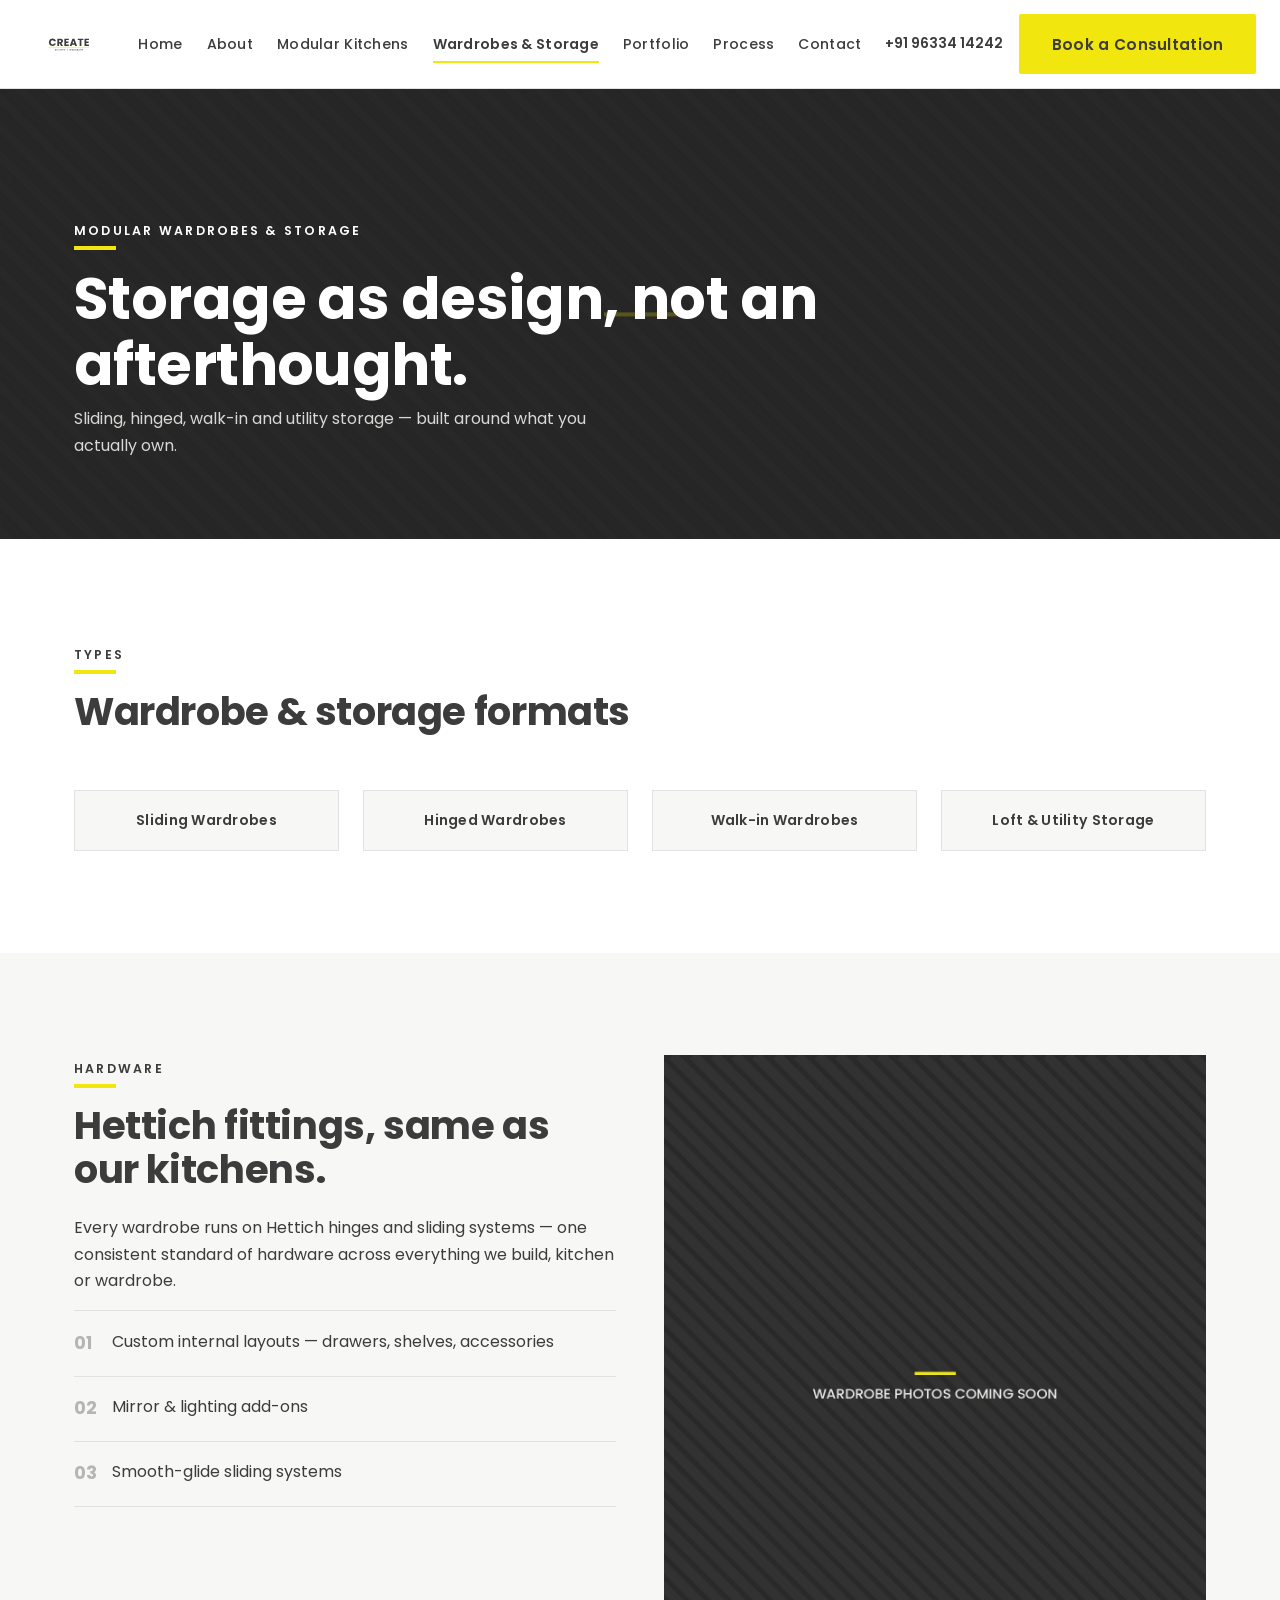
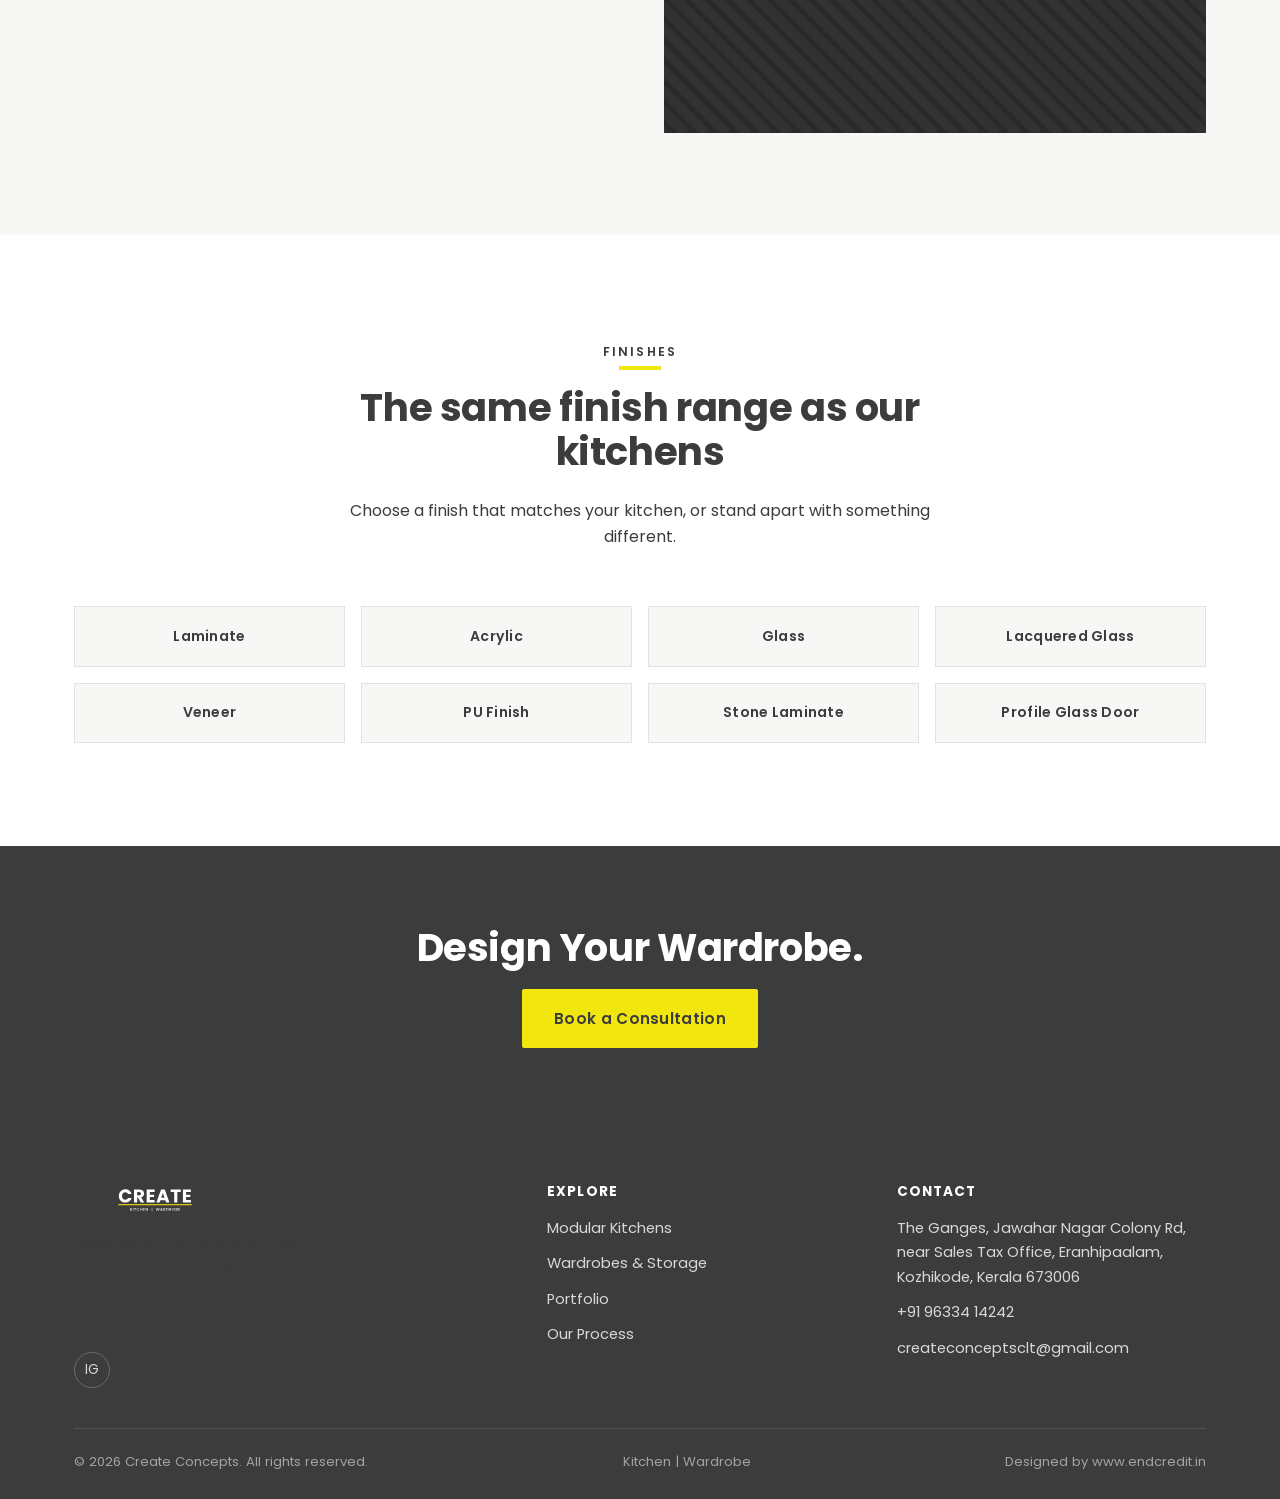
<file: wardrobes.html>
<!DOCTYPE html>
<html lang="en">
<head>
<meta charset="UTF-8">
<meta name="viewport" content="width=device-width, initial-scale=1.0">
<title>Wardrobe &amp; Walk-in Wardrobe Designers in Kozhikode | Create Concepts</title>
<meta name="description" content="Modular wardrobes and walk-in wardrobes in Kozhikode, Calicut by Create Concepts. Hettich hardware, custom internal layouts, sliding &amp; hinged designs.">
<link rel="canonical" href="https://createconcepts.in/wardrobes.html">
<link rel="icon" type="image/x-icon" href="images/favicon.ico">
<link rel="preconnect" href="https://fonts.googleapis.com">
<link rel="preconnect" href="https://fonts.gstatic.com" crossorigin>
<link href="https://fonts.googleapis.com/css2?family=Poppins:wght@400;500;600;700&display=swap" rel="stylesheet">
<link rel="stylesheet" href="css/style.css">
</head>
<body>

<header class="site-header">
  <div class="header-inner">
    <a href="index.html" class="logo-link"><img src="images/logo-charcoal.svg" alt="Create Concepts"></a>
    <nav class="main-nav">
      <a href="index.html">Home</a>
      <a href="about.html">About</a>
      <a href="kitchens.html">Modular Kitchens</a>
      <a href="wardrobes.html" class="active">Wardrobes &amp; Storage</a>
      <a href="portfolio.html">Portfolio</a>
      <a href="process.html">Process</a>
      <a href="contact.html">Contact</a>
    </nav>
    <div class="header-cta">
      <span class="header-phone">+91 96334 14242</span>
      <a href="contact.html" class="btn btn-primary">Book a Consultation</a>
      <button class="nav-toggle" aria-label="Menu"><span></span><span></span><span></span></button>
    </div>
  </div>
</header>

<section class="page-hero has-image" style="background-image:url('images/placeholder-wardrobe-wide.jpg');">
  <div class="container">
    <span class="eyebrow on-dark">Modular Wardrobes &amp; Storage</span>
    <h1>Storage as design, not an afterthought.</h1>
    <p>Sliding, hinged, walk-in and utility storage — built around what you actually own.</p>
  </div>
</section>

<section class="section">
  <div class="container">
    <div class="section-head">
      <span class="eyebrow">Types</span>
      <h2>Wardrobe &amp; storage formats</h2>
    </div>
    <div class="grid-4">
      <div class="finish-chip">Sliding Wardrobes</div>
      <div class="finish-chip">Hinged Wardrobes</div>
      <div class="finish-chip">Walk-in Wardrobes</div>
      <div class="finish-chip">Loft &amp; Utility Storage</div>
    </div>
  </div>
</section>

<section class="section section-off">
  <div class="container">
    <div class="two-col-text">
      <div>
        <span class="eyebrow">Hardware</span>
        <h2>Hettich fittings, same as our kitchens.</h2>
        <p>Every wardrobe runs on Hettich hinges and sliding systems — one consistent standard of hardware across everything we build, kitchen or wardrobe.</p>
        <ul class="feature-list">
          <li><span class="num">01</span><span>Custom internal layouts — drawers, shelves, accessories</span></li>
          <li><span class="num">02</span><span>Mirror &amp; lighting add-ons</span></li>
          <li><span class="num">03</span><span>Smooth-glide sliding systems</span></li>
        </ul>
      </div>
      <div class="img-frame" style="aspect-ratio:4/5;">
        <img src="images/placeholder-wardrobe.jpg" alt="Modular wardrobe by Create Concepts — photo coming soon">
      </div>
    </div>
  </div>
</section>

<section class="section">
  <div class="container">
    <div class="section-head center">
      <span class="eyebrow">Finishes</span>
      <h2>The same finish range as our kitchens</h2>
      <p style="margin:0 auto;">Choose a finish that matches your kitchen, or stand apart with something different.</p>
    </div>
    <div class="finish-grid">
      <div class="finish-chip">Laminate</div>
      <div class="finish-chip">Acrylic</div>
      <div class="finish-chip">Glass</div>
      <div class="finish-chip">Lacquered Glass</div>
      <div class="finish-chip">Veneer</div>
      <div class="finish-chip">PU Finish</div>
      <div class="finish-chip">Stone Laminate</div>
      <div class="finish-chip">Profile Glass Door</div>
    </div>
  </div>
</section>

<section class="cta-banner">
  <div class="container">
    <h2>Design Your Wardrobe.</h2>
    <a href="contact.html" class="btn btn-primary">Book a Consultation</a>
  </div>
</section>

<footer class="site-footer">
  <div class="container">
    <div class="footer-grid">
      <div>
        <div class="footer-logo"><img src="images/logo-white.svg" alt="Create Concepts"></div>
        <p style="max-width:280px;">Modular kitchens &amp; wardrobes, designed and installed across Calicut, Kozhikode and Kerala since 2011.</p>
        <div class="social-row">
          <a href="https://www.instagram.com/create__concepts" target="_blank" rel="noopener" aria-label="Instagram">IG</a>
        </div>
      </div>
      <div>
        <h4>Explore</h4>
        <ul class="footer-links">
          <li><a href="kitchens.html">Modular Kitchens</a></li>
          <li><a href="wardrobes.html">Wardrobes &amp; Storage</a></li>
          <li><a href="portfolio.html">Portfolio</a></li>
          <li><a href="process.html">Our Process</a></li>
        </ul>
      </div>
      <div>
        <h4>Contact</h4>
        <ul class="footer-links">
          <li>The Ganges, Jawahar Nagar Colony Rd,<br>near Sales Tax Office, Eranhipaalam,<br>Kozhikode, Kerala 673006</li>
          <li><a href="tel:+919633414242">+91 96334 14242</a></li>
          <li><a href="mailto:createconceptsclt@gmail.com">createconceptsclt@gmail.com</a></li>
        </ul>
      </div>
    </div>
    <div class="footer-bottom">
      <span>&copy; 2026 Create Concepts. All rights reserved.</span>
      <span>Kitchen | Wardrobe</span>
      <span>Designed by <a href="https://www.endcredit.in" target="_blank" rel="noopener">www.endcredit.in</a></span>
    </div>
  </div>
</footer>

<script src="js/main.js"></script>
</body>
</html>
</file>
<file: css/style.css>
/* ==========================================================================
   CREATE CONCEPTS — Global Stylesheet
   Brand: Charcoal #3C3C3C / Signal Yellow #F1E60E / White
   Typeface: Poppins (Google Fonts)
   ========================================================================== */

:root {
  --charcoal: #3c3c3c;
  --charcoal-dark: #2a2a2a;
  --yellow: #f1e60e;
  --white: #ffffff;
  --off-white: #f7f7f5;
  --grey-line: #e2e2e0;
  --grey-text: #6b6b6b;

  --font: 'Poppins', -apple-system, BlinkMacSystemFont, 'Segoe UI', sans-serif;

  --container: 1180px;
  --gap: clamp(1.5rem, 4vw, 3rem);
}

* { box-sizing: border-box; }
html { scroll-behavior: smooth; }

body {
  margin: 0;
  font-family: var(--font);
  color: var(--charcoal);
  background: var(--white);
  line-height: 1.65;
  -webkit-font-smoothing: antialiased;
}

img { max-width: 100%; display: block; }

a { color: inherit; text-decoration: none; }

h1, h2, h3, h4 {
  font-family: var(--font);
  font-weight: 700;
  line-height: 1.15;
  margin: 0 0 0.6em;
  letter-spacing: -0.01em;
}

h1 { font-size: clamp(2.2rem, 5vw, 3.6rem); }
h2 { font-size: clamp(1.7rem, 3.2vw, 2.4rem); }
h3 { font-size: 1.25rem; }

p { margin: 0 0 1em; color: var(--charcoal); }

.container {
  max-width: var(--container);
  margin: 0 auto;
  padding: 0 1.5rem;
}

.eyebrow {
  display: inline-block;
  font-size: 0.78rem;
  font-weight: 600;
  letter-spacing: 0.18em;
  text-transform: uppercase;
  color: var(--charcoal);
  position: relative;
  padding-bottom: 0.5rem;
  margin-bottom: 1rem;
}
.eyebrow::after {
  content: "";
  position: absolute;
  left: 0; bottom: 0;
  width: 42px; height: 4px;
  background: var(--yellow);
}
.eyebrow.on-dark { color: var(--white); }

.section { padding: clamp(3.5rem, 8vw, 6.5rem) 0; }
.section-dark { background: var(--charcoal); color: var(--white); }
.section-dark p { color: #d8d8d6; }
.section-off { background: var(--off-white); }

.section-head { max-width: 640px; margin-bottom: clamp(2rem, 5vw, 3.5rem); }
.section-head.center { margin-left: auto; margin-right: auto; text-align: center; }
.section-head.center .eyebrow::after { left: 50%; transform: translateX(-50%); }

/* ---- Buttons ---- */
.btn {
  display: inline-flex;
  align-items: center;
  gap: 0.6rem;
  padding: 0.95rem 1.9rem;
  font-weight: 600;
  font-size: 0.95rem;
  letter-spacing: 0.02em;
  border: 2px solid transparent;
  border-radius: 2px;
  cursor: pointer;
  transition: all 0.2s ease;
}
.btn-primary {
  background: var(--yellow);
  color: var(--charcoal);
  border-color: var(--yellow);
}
.btn-primary:hover { background: var(--charcoal); color: var(--white); border-color: var(--charcoal); }

.btn-outline {
  background: transparent;
  color: var(--charcoal);
  border-color: var(--charcoal);
}
.btn-outline:hover { background: var(--charcoal); color: var(--white); }

.btn-outline-light {
  background: transparent;
  color: var(--white);
  border-color: var(--white);
}
.btn-outline-light:hover { background: var(--white); color: var(--charcoal); }

/* ---- Header ---- */
.site-header {
  position: sticky;
  top: 0;
  z-index: 100;
  background: rgba(255,255,255,0.97);
  border-bottom: 1px solid var(--grey-line);
}
.header-inner {
  display: flex;
  align-items: center;
  justify-content: space-between;
  padding: 0.9rem 1.5rem;
  max-width: 1340px;
  margin: 0 auto;
  gap: 1.5rem;
}
.logo-link { display: flex; align-items: center; }
.logo-link img { height: 34px; width: auto; }

.main-nav { display: flex; align-items: center; gap: 1.5rem; }
.main-nav a {
  font-size: 0.88rem;
  font-weight: 500;
  letter-spacing: 0.02em;
  position: relative;
  padding: 0.3rem 0;
  white-space: nowrap;
}
.main-nav a::after {
  content: "";
  position: absolute;
  left: 0; bottom: -2px;
  width: 0; height: 2px;
  background: var(--yellow);
  transition: width 0.2s ease;
}
.main-nav a:hover::after,
.main-nav a.active::after { width: 100%; }
.main-nav a.active { font-weight: 600; }

.header-cta { display: flex; align-items: center; gap: 1rem; }
.header-phone { font-size: 0.85rem; font-weight: 600; display: none; white-space: nowrap; }
.header-cta .btn { white-space: nowrap; }

.nav-toggle {
  display: none;
  flex-direction: column;
  gap: 5px;
  background: none;
  border: none;
  cursor: pointer;
  padding: 0.5rem;
}
.nav-toggle span { width: 24px; height: 2px; background: var(--charcoal); display: block; }

@media (max-width: 860px) {
  .main-nav {
    position: fixed;
    top: 63px; left: 0; right: 0;
    background: var(--white);
    flex-direction: column;
    align-items: flex-start;
    gap: 0;
    border-bottom: 1px solid var(--grey-line);
    max-height: 0;
    overflow: hidden;
    transition: max-height 0.25s ease;
  }
  .main-nav.open { max-height: 480px; }
  .main-nav a { width: 100%; padding: 1rem 1.5rem; border-bottom: 1px solid var(--grey-line); }
  .main-nav a::after { display: none; }
  .nav-toggle { display: flex; }
  .header-phone { display: none !important; }
}
@media (min-width: 861px) {
  .header-phone { display: inline; }
}

/* ---- Hero ---- */
.hero {
  position: relative;
  min-height: 78vh;
  display: flex;
  align-items: flex-end;
  color: var(--white);
  background-size: cover;
  background-position: center;
}
.hero::before {
  content: "";
  position: absolute; inset: 0;
  background: linear-gradient(180deg, rgba(30,30,30,0.35) 0%, rgba(20,20,20,0.75) 100%);
}
.hero-content {
  position: relative;
  z-index: 2;
  padding: 3.5rem 1.5rem;
  max-width: var(--container);
  margin: 0 auto;
  width: 100%;
}
.hero h1 { max-width: 780px; }
.hero-sub { font-size: 1.15rem; max-width: 560px; color: #f0f0ee; }
.hero-actions { display: flex; gap: 1rem; margin-top: 1.8rem; flex-wrap: wrap; }

.page-hero {
  position: relative;
  padding: clamp(6rem, 14vw, 8rem) 0 clamp(3rem, 6vw, 4rem);
  background: var(--charcoal);
  color: var(--white);
  background-size: cover;
  background-position: center;
}
.page-hero.has-image::before {
  content: "";
  position: absolute; inset: 0;
  background: rgba(30,30,30,0.72);
}
.page-hero .container { position: relative; z-index: 2; }
.page-hero h1 { margin-bottom: 0.5rem; }
.page-hero p { color: #d8d8d6; max-width: 560px; }

/* ---- Cards / grids ---- */
.grid-2 { display: grid; grid-template-columns: 1fr 1fr; gap: var(--gap); }
.grid-3 { display: grid; grid-template-columns: repeat(3, 1fr); gap: var(--gap); }
.grid-4 { display: grid; grid-template-columns: repeat(4, 1fr); gap: 1.5rem; }
@media (max-width: 900px) {
  .grid-3 { grid-template-columns: 1fr 1fr; }
  .grid-4 { grid-template-columns: 1fr 1fr; }
}
@media (max-width: 640px) {
  .grid-2, .grid-3, .grid-4 { grid-template-columns: 1fr; }
}

.service-card {
  position: relative;
  overflow: hidden;
  aspect-ratio: 4/5;
  border-radius: 2px;
}
.service-card img { width: 100%; height: 100%; object-fit: cover; transition: transform 0.5s ease; }
.service-card:hover img { transform: scale(1.05); }
.service-card-overlay {
  position: absolute; inset: 0;
  background: linear-gradient(180deg, rgba(0,0,0,0) 40%, rgba(20,20,20,0.85) 100%);
  display: flex; flex-direction: column; justify-content: flex-end;
  padding: 1.75rem;
  color: var(--white);
}
.service-card-overlay h3 { margin-bottom: 0.4rem; }
.service-card-overlay p { color: #eaeaea; font-size: 0.92rem; margin-bottom: 1rem; }
.service-card-overlay .link-arrow { color: var(--yellow); font-weight: 600; font-size: 0.88rem; }

.pillar {
  padding: 1.75rem 0 0;
  border-top: 3px solid var(--yellow);
}
.pillar .stat { font-size: 2.2rem; font-weight: 700; display: block; margin-bottom: 0.3rem; }
.pillar p { color: var(--grey-text); font-size: 0.95rem; margin: 0; }

.feature-list { list-style: none; padding: 0; margin: 0; }
.feature-list li {
  display: flex; gap: 0.9rem;
  padding: 1.1rem 0;
  border-bottom: 1px solid var(--grey-line);
}
.feature-list li:first-child { border-top: 1px solid var(--grey-line); }
.feature-list .num { font-weight: 700; color: var(--yellow-text, var(--charcoal)); opacity: 0.35; font-size: 1.1rem; min-width: 2ch; }

.finish-grid { display: grid; grid-template-columns: repeat(4, 1fr); gap: 1rem; }
@media (max-width: 760px) { .finish-grid { grid-template-columns: repeat(2, 1fr); } }
.finish-chip {
  background: var(--off-white);
  border: 1px solid var(--grey-line);
  padding: 1.1rem 1rem;
  text-align: center;
  font-size: 0.88rem;
  font-weight: 600;
  letter-spacing: 0.02em;
}

/* ---- Testimonial ---- */
.testimonial {
  background: var(--off-white);
  padding: clamp(2.5rem, 6vw, 4rem);
  border-left: 4px solid var(--yellow);
  max-width: 760px;
  margin: 0 auto;
}
.testimonial p.quote { font-size: 1.3rem; font-style: italic; margin-bottom: 1.2rem; }
.testimonial .stars { color: var(--yellow); letter-spacing: 0.15em; margin-bottom: 0.8rem; }
.testimonial .attribution { font-weight: 600; font-size: 0.92rem; color: var(--grey-text); }

/* ---- Process steps ---- */
.process-steps { list-style: none; padding: 0; margin: 0; counter-reset: step; }
.process-step {
  counter-increment: step;
  display: grid;
  grid-template-columns: 90px 1fr;
  gap: 1.5rem;
  padding: 2.2rem 0;
  border-bottom: 1px solid var(--grey-line);
  align-items: start;
}
.process-step:first-child { border-top: 1px solid var(--grey-line); }
.process-step::before {
  content: counter(step, decimal-leading-zero);
  font-size: 2.4rem;
  font-weight: 700;
  color: var(--yellow);
  -webkit-text-stroke: 1.5px var(--charcoal);
  color: transparent;
  line-height: 1;
}
.process-step h3 { margin-bottom: 0.4rem; }
.process-step p { margin: 0; color: var(--grey-text); }

/* ---- Gallery ---- */
.filter-bar { display: flex; gap: 0.7rem; margin-bottom: 2.2rem; flex-wrap: wrap; }
.filter-btn {
  background: none;
  border: 2px solid var(--charcoal);
  color: var(--charcoal);
  padding: 0.55rem 1.3rem;
  font-weight: 600;
  font-size: 0.85rem;
  letter-spacing: 0.02em;
  cursor: pointer;
  border-radius: 2px;
  transition: all 0.2s ease;
}
.filter-btn:hover, .filter-btn.active { background: var(--charcoal); color: var(--white); }

.gallery-grid { display: grid; grid-template-columns: repeat(3, 1fr); gap: 1.2rem; }
@media (max-width: 900px) { .gallery-grid { grid-template-columns: repeat(2, 1fr); } }
@media (max-width: 560px) { .gallery-grid { grid-template-columns: 1fr; } }

.gallery-item {
  position: relative;
  overflow: hidden;
  cursor: pointer;
  aspect-ratio: 4/3;
}
.gallery-item img { width: 100%; height: 100%; object-fit: cover; transition: transform 0.4s ease; }
.gallery-item:hover img { transform: scale(1.06); }
.gallery-item .tag {
  position: absolute; top: 0.8rem; left: 0.8rem;
  background: var(--yellow);
  color: var(--charcoal);
  font-size: 0.72rem;
  font-weight: 700;
  letter-spacing: 0.05em;
  text-transform: uppercase;
  padding: 0.3rem 0.7rem;
}

/* Lightbox */
.lightbox {
  position: fixed; inset: 0;
  background: rgba(20,20,20,0.94);
  display: none;
  align-items: center;
  justify-content: center;
  z-index: 1000;
  padding: 2rem;
}
.lightbox.open { display: flex; }
.lightbox img { max-width: 90vw; max-height: 85vh; object-fit: contain; }
.lightbox-close {
  position: absolute; top: 1.5rem; right: 1.8rem;
  color: var(--white); font-size: 2rem; background: none; border: none; cursor: pointer;
  line-height: 1;
}

/* ---- Contact ---- */
.contact-grid { display: grid; grid-template-columns: 1fr 1fr; gap: clamp(2rem, 5vw, 4rem); }
@media (max-width: 800px) { .contact-grid { grid-template-columns: 1fr; } }

.contact-detail { display: flex; gap: 1rem; margin-bottom: 1.6rem; }
.contact-detail .k { font-weight: 700; min-width: 90px; }
.contact-detail .v a { color: var(--charcoal); border-bottom: 1px solid var(--yellow); }

.form-field { margin-bottom: 1.2rem; }
.form-field label { display: block; font-size: 0.85rem; font-weight: 600; margin-bottom: 0.4rem; }
.form-field input, .form-field select, .form-field textarea {
  width: 100%;
  padding: 0.85rem 1rem;
  border: 1px solid var(--grey-line);
  font-family: var(--font);
  font-size: 0.95rem;
  border-radius: 2px;
  background: var(--white);
}
.form-field input:focus, .form-field select:focus, .form-field textarea:focus {
  outline: none;
  border-color: var(--yellow);
}
.map-embed { border: 0; width: 100%; height: 320px; margin-top: 1rem; filter: grayscale(0.3); }

/* ---- Footer ---- */
.site-footer { background: var(--charcoal); color: #d8d8d6; padding: 3.5rem 0 1.6rem; }
.footer-grid { display: grid; grid-template-columns: 1.4fr 1fr 1fr; gap: 2.5rem; margin-bottom: 2.5rem; }
@media (max-width: 760px) { .footer-grid { grid-template-columns: 1fr; } }
.footer-logo img { height: 30px; margin-bottom: 1rem; }
.footer-grid h4 { color: var(--white); font-size: 0.85rem; letter-spacing: 0.08em; text-transform: uppercase; margin-bottom: 1rem; }
.footer-links { list-style: none; padding: 0; margin: 0; }
.footer-links li { margin-bottom: 0.7rem; font-size: 0.92rem; }
.footer-links a:hover { color: var(--yellow); }
.footer-bottom {
  border-top: 1px solid #545454;
  padding-top: 1.4rem;
  display: flex;
  justify-content: space-between;
  flex-wrap: wrap;
  gap: 0.8rem;
  font-size: 0.82rem;
  color: #a3a3a1;
}
.social-row { display: flex; gap: 0.9rem; }
.social-row a {
  width: 36px; height: 36px;
  border: 1px solid #6a6a6a;
  border-radius: 50%;
  display: flex; align-items: center; justify-content: center;
  font-size: 0.85rem;
}
.social-row a:hover { border-color: var(--yellow); color: var(--yellow); }

/* ---- CTA banner ---- */
.cta-banner {
  background: var(--charcoal);
  color: var(--white);
  text-align: center;
  padding: clamp(3rem, 7vw, 5rem) 1.5rem;
}
.cta-banner h2 { margin-bottom: 1.2rem; }

/* ---- Misc ---- */
.two-col-text { display: grid; grid-template-columns: 1fr 1fr; gap: var(--gap); align-items: start; }
@media (max-width: 760px) { .two-col-text { grid-template-columns: 1fr; } }

.img-frame { overflow: hidden; }
.img-frame img { width: 100%; height: 100%; object-fit: cover; }

.stat-row { display: flex; gap: clamp(2rem, 6vw, 4rem); flex-wrap: wrap; margin: 2rem 0; }
.stat-row .stat-item { min-width: 140px; }
.stat-row .stat-num { font-size: 2.4rem; font-weight: 700; display: block; }
.stat-row .stat-label { color: var(--grey-text); font-size: 0.88rem; }
</file>
